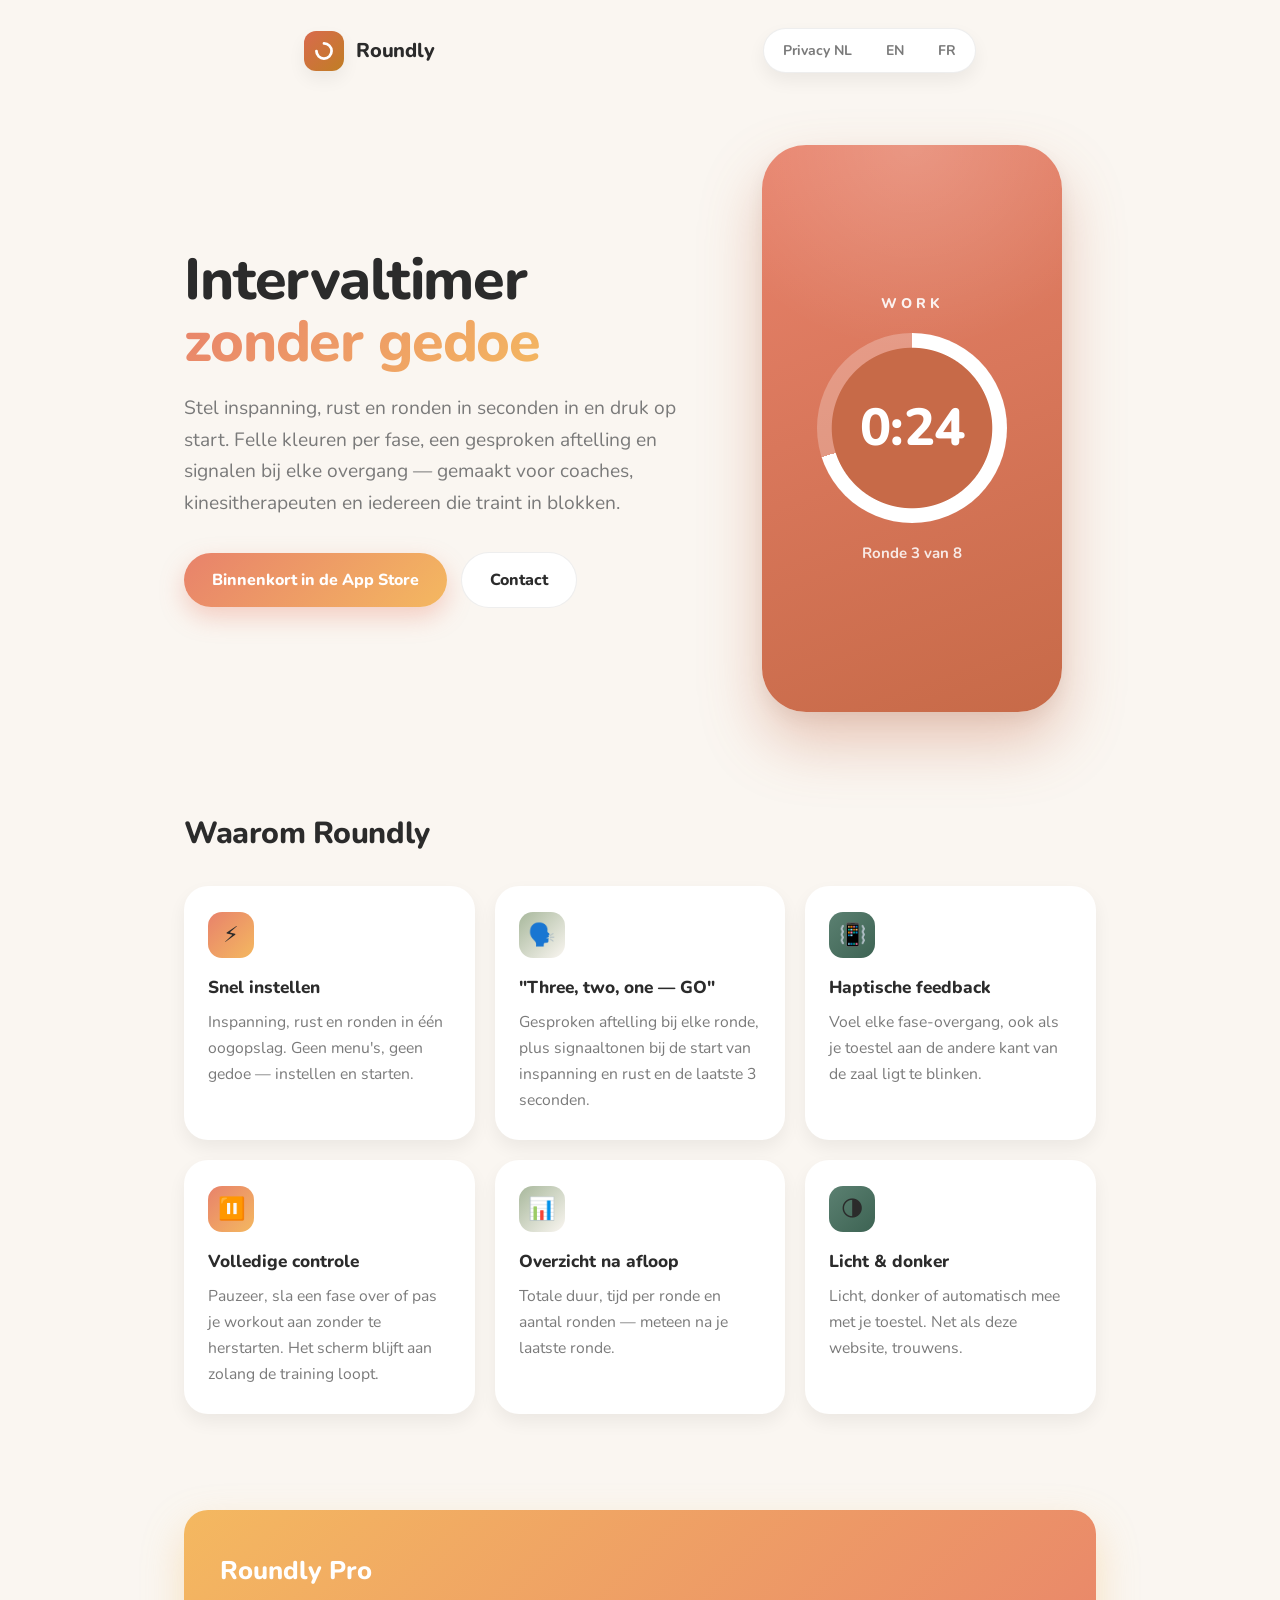
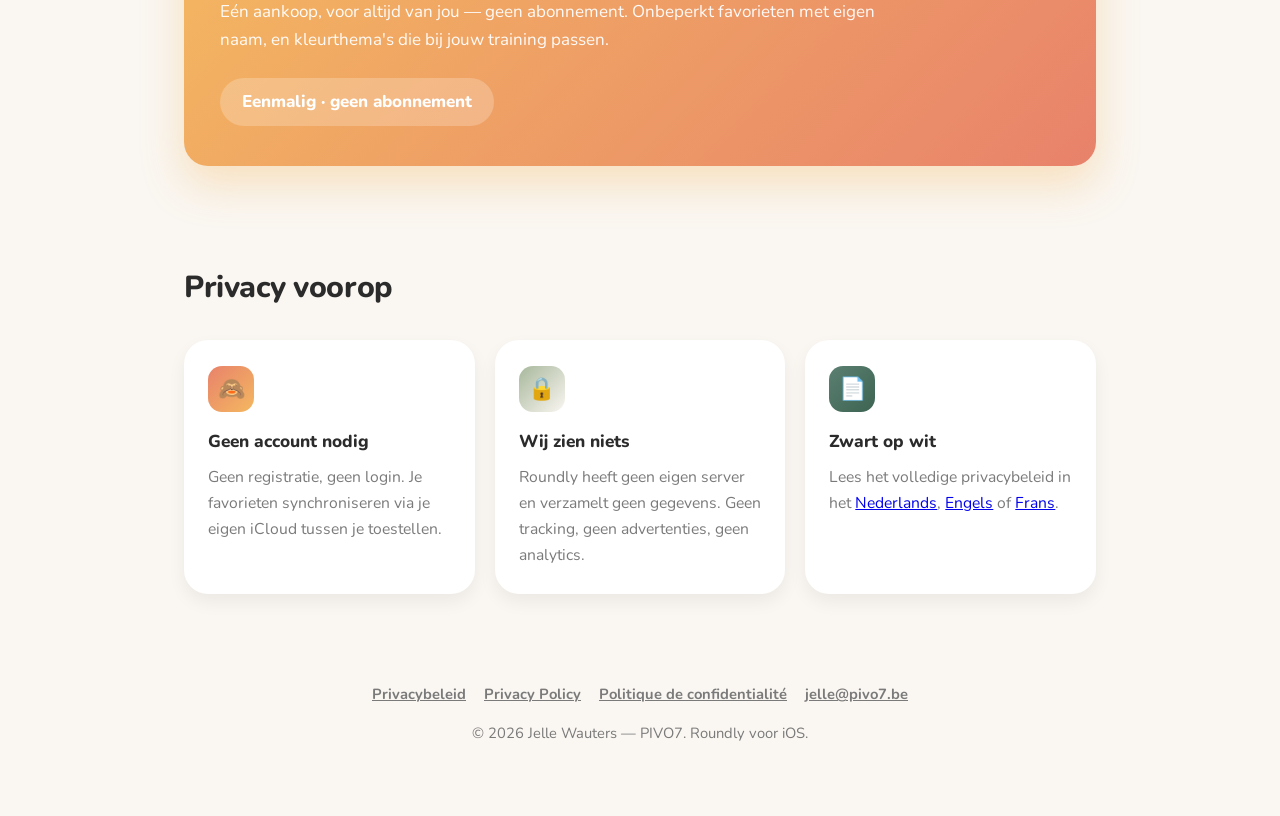
<file: docs/privacy-site/index.html>
<!DOCTYPE html>
<html lang="nl">
<head>
<meta charset="utf-8">
<meta name="viewport" content="width=device-width, initial-scale=1">
<title>Roundly — Intervaltimer voor coaches en kinés</title>
<meta name="description" content="Roundly is een intervaltimer zonder gedoe: inspanning, rust en ronden in seconden ingesteld. Gesproken aftelling, signaaltonen en haptische feedback. Geen tracking, geen advertenties.">
<link rel="icon" href="data:image/svg+xml,%3Csvg xmlns='http://www.w3.org/2000/svg' viewBox='0 0 64 64'%3E%3Cdefs%3E%3ClinearGradient id='g' x1='0' y1='0' x2='1' y2='1'%3E%3Cstop offset='0' stop-color='%23D96A4E'/%3E%3Cstop offset='1' stop-color='%23C07E24'/%3E%3C/linearGradient%3E%3C/defs%3E%3Crect width='64' height='64' rx='16' fill='url(%23g)'/%3E%3Ccircle cx='32' cy='32' r='16' fill='none' stroke='white' stroke-width='5' stroke-linecap='round' stroke-dasharray='75 26' transform='rotate(-90 32 32)'/%3E%3C/svg%3E">
<link rel="preconnect" href="https://fonts.bunny.net" crossorigin>
<link rel="stylesheet" href="https://fonts.bunny.net/css?family=nunito:400,700,800&display=swap">
<link rel="stylesheet" href="styles.css">
</head>
<body>

<header class="site-header">
  <a class="brand" href="index.html">
    <span class="brand-mark" aria-hidden="true">
      <svg width="22" height="22" viewBox="0 0 64 64"><circle cx="32" cy="32" r="22" fill="none" stroke="white" stroke-width="8" stroke-linecap="round" stroke-dasharray="103 36" transform="rotate(-90 32 32)"/></svg>
    </span>
    Roundly
  </a>
  <nav class="lang-switch" aria-label="Privacybeleid per taal">
    <a href="privacy-roundly-nl.html">Privacy NL</a>
    <a href="privacy-roundly-en.html">EN</a>
    <a href="privacy-roundly-fr.html">FR</a>
  </nav>
</header>

<main>
  <section class="hero">
    <div>
      <h1>Intervaltimer <span class="accent">zonder gedoe</span></h1>
      <p class="lede">Stel inspanning, rust en ronden in seconden in en druk op start. Felle kleuren per fase, een gesproken aftelling en signalen bij elke overgang — gemaakt voor coaches, kinesitherapeuten en iedereen die traint in blokken.</p>
      <div class="cta-row">
        <!-- TODO: App Store-link invullen na release -->
        <a class="btn btn-primary" href="#">Binnenkort in de App&nbsp;Store</a>
        <a class="btn btn-ghost" href="mailto:jelle@pivo7.be">Contact</a>
      </div>
    </div>
    <div class="phone" role="img" aria-label="Het actieve workout-scherm van Roundly: fase WORK, 24 seconden te gaan, ronde 3 van 8">
      <span class="phase">Work</span>
      <span class="ring"><span class="time">0:24</span></span>
      <span class="round">Ronde 3 van 8</span>
    </div>
  </section>

  <section class="section" id="features">
    <h2>Waarom Roundly</h2>
    <div class="cards">
      <div class="card">
        <div class="icon" aria-hidden="true">⚡️</div>
        <h3>Snel instellen</h3>
        <p>Inspanning, rust en ronden in één oogopslag. Geen menu's, geen gedoe — instellen en starten.</p>
      </div>
      <div class="card">
        <div class="icon" aria-hidden="true">🗣️</div>
        <h3>"Three, two, one — GO"</h3>
        <p>Gesproken aftelling bij elke ronde, plus signaaltonen bij de start van inspanning en rust en de laatste 3 seconden.</p>
      </div>
      <div class="card">
        <div class="icon" aria-hidden="true">📳</div>
        <h3>Haptische feedback</h3>
        <p>Voel elke fase-overgang, ook als je toestel aan de andere kant van de zaal ligt te blinken.</p>
      </div>
      <div class="card">
        <div class="icon" aria-hidden="true">⏸️</div>
        <h3>Volledige controle</h3>
        <p>Pauzeer, sla een fase over of pas je workout aan zonder te herstarten. Het scherm blijft aan zolang de training loopt.</p>
      </div>
      <div class="card">
        <div class="icon" aria-hidden="true">📊</div>
        <h3>Overzicht na afloop</h3>
        <p>Totale duur, tijd per ronde en aantal ronden — meteen na je laatste ronde.</p>
      </div>
      <div class="card">
        <div class="icon" aria-hidden="true">🌗</div>
        <h3>Licht &amp; donker</h3>
        <p>Licht, donker of automatisch mee met je toestel. Net als deze website, trouwens.</p>
      </div>
    </div>
  </section>

  <section class="section">
    <div class="pro-banner">
      <div>
        <h2>Roundly Pro</h2>
        <p>Eén aankoop, voor altijd van jou — geen abonnement. Onbeperkt favorieten met eigen naam, en kleurthema's die bij jouw training passen.</p>
      </div>
      <span class="badge">Eenmalig · geen abonnement</span>
    </div>
  </section>

  <section class="section" id="privacy">
    <h2>Privacy voorop</h2>
    <div class="cards">
      <div class="card">
        <div class="icon" aria-hidden="true">🙈</div>
        <h3>Geen account nodig</h3>
        <p>Geen registratie, geen login. Je favorieten synchroniseren via je eigen iCloud tussen je toestellen.</p>
      </div>
      <div class="card">
        <div class="icon" aria-hidden="true">🔒</div>
        <h3>Wij zien niets</h3>
        <p>Roundly heeft geen eigen server en verzamelt geen gegevens. Geen tracking, geen advertenties, geen analytics.</p>
      </div>
      <div class="card">
        <div class="icon" aria-hidden="true">📄</div>
        <h3>Zwart op wit</h3>
        <p>Lees het volledige privacybeleid in het <a href="privacy-roundly-nl.html">Nederlands</a>, <a href="privacy-roundly-en.html">Engels</a> of <a href="privacy-roundly-fr.html">Frans</a>.</p>
      </div>
    </div>
  </section>
</main>

<footer class="site-footer">
  <div class="links">
    <a href="privacy-roundly-nl.html">Privacybeleid</a>
    <a href="privacy-roundly-en.html">Privacy Policy</a>
    <a href="privacy-roundly-fr.html">Politique de confidentialité</a>
    <a href="mailto:jelle@pivo7.be">jelle@pivo7.be</a>
  </div>
  <p>© 2026 Jelle Wauters — PIVO7. Roundly voor iOS.</p>
</footer>

</body>
</html>
</file>
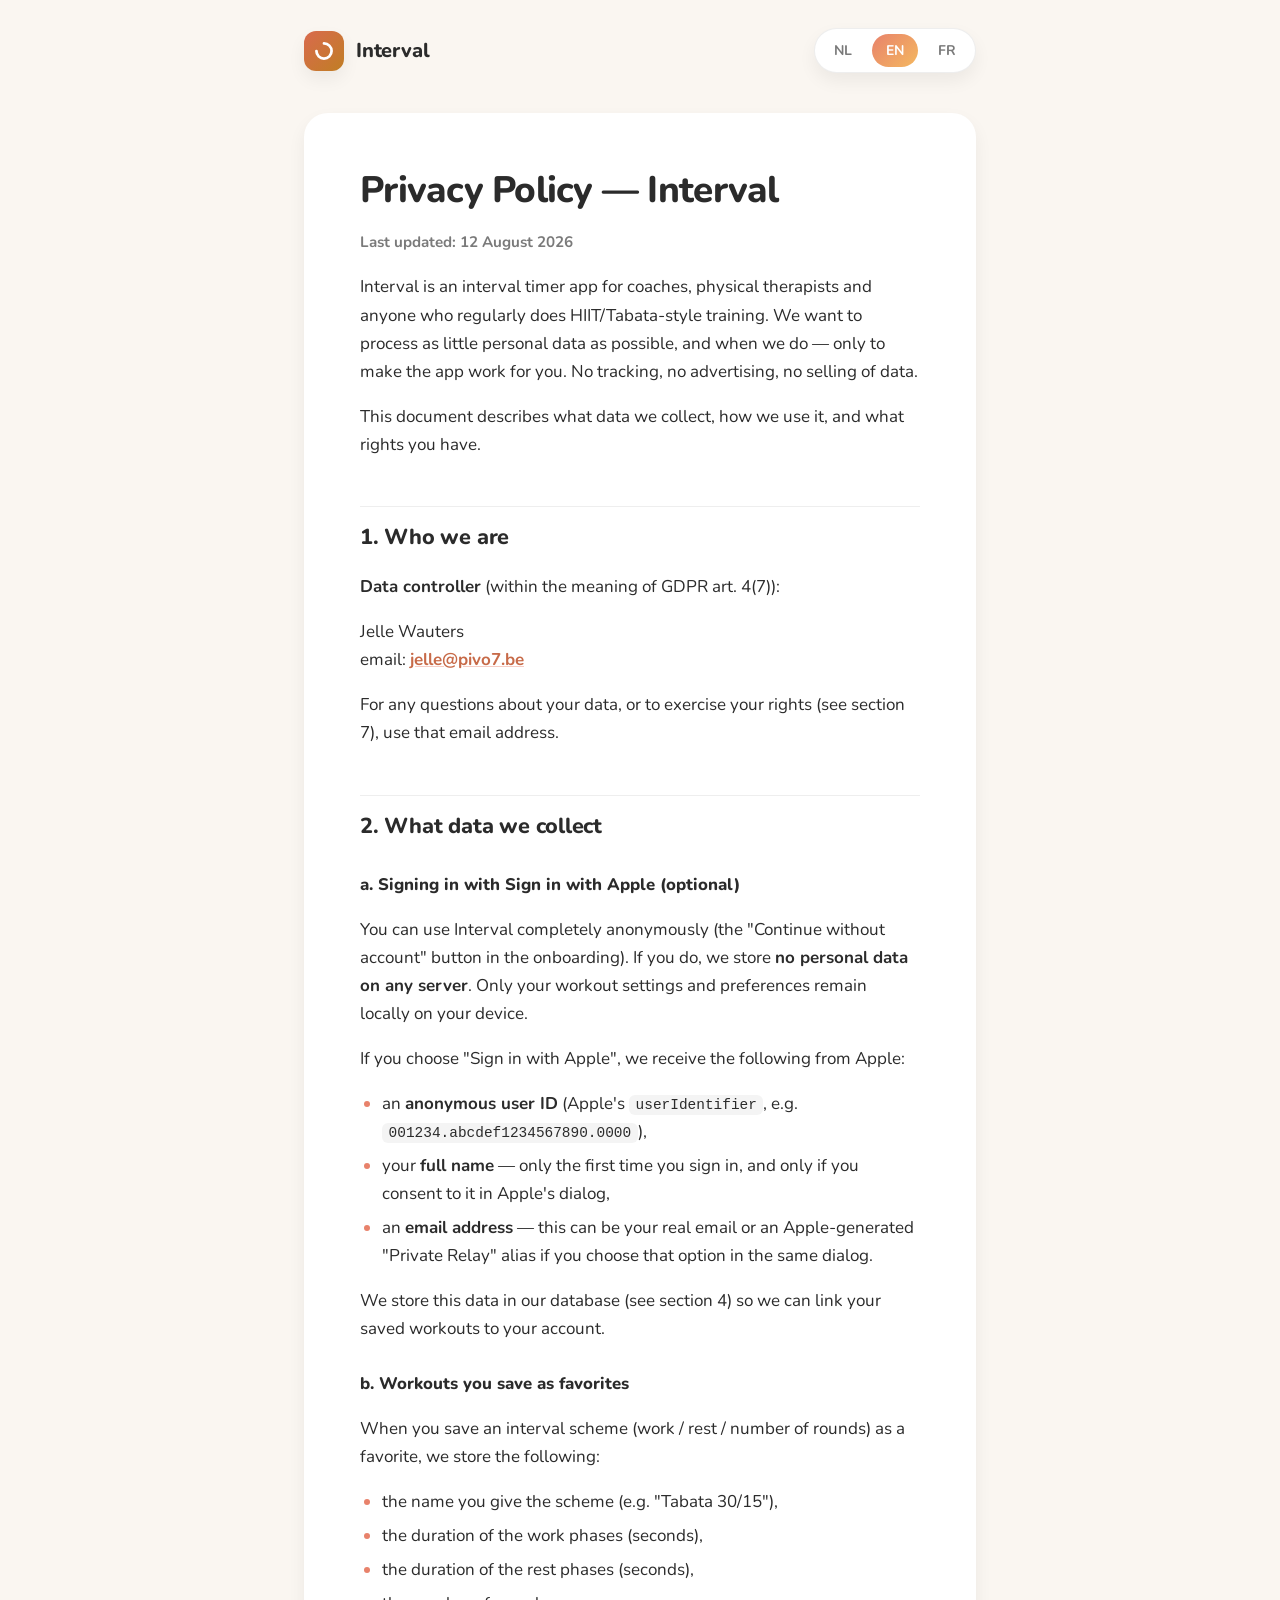
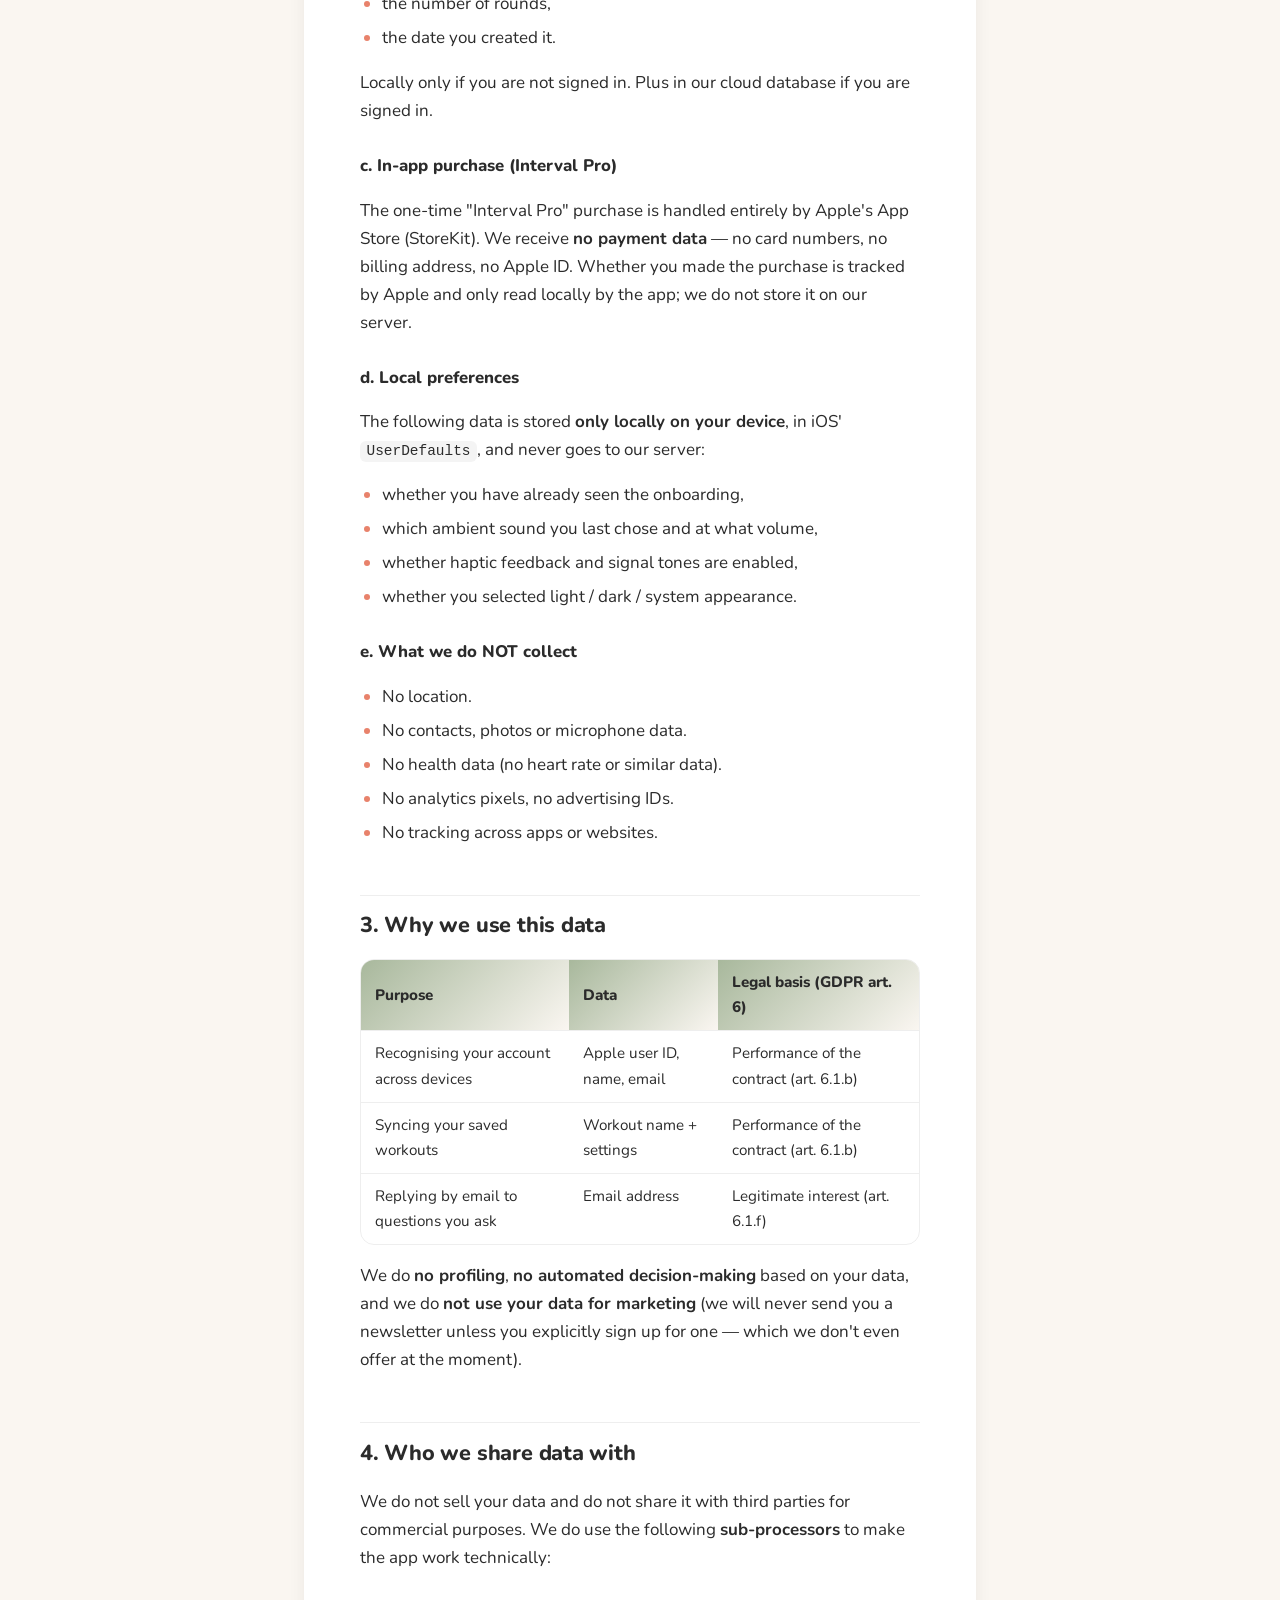
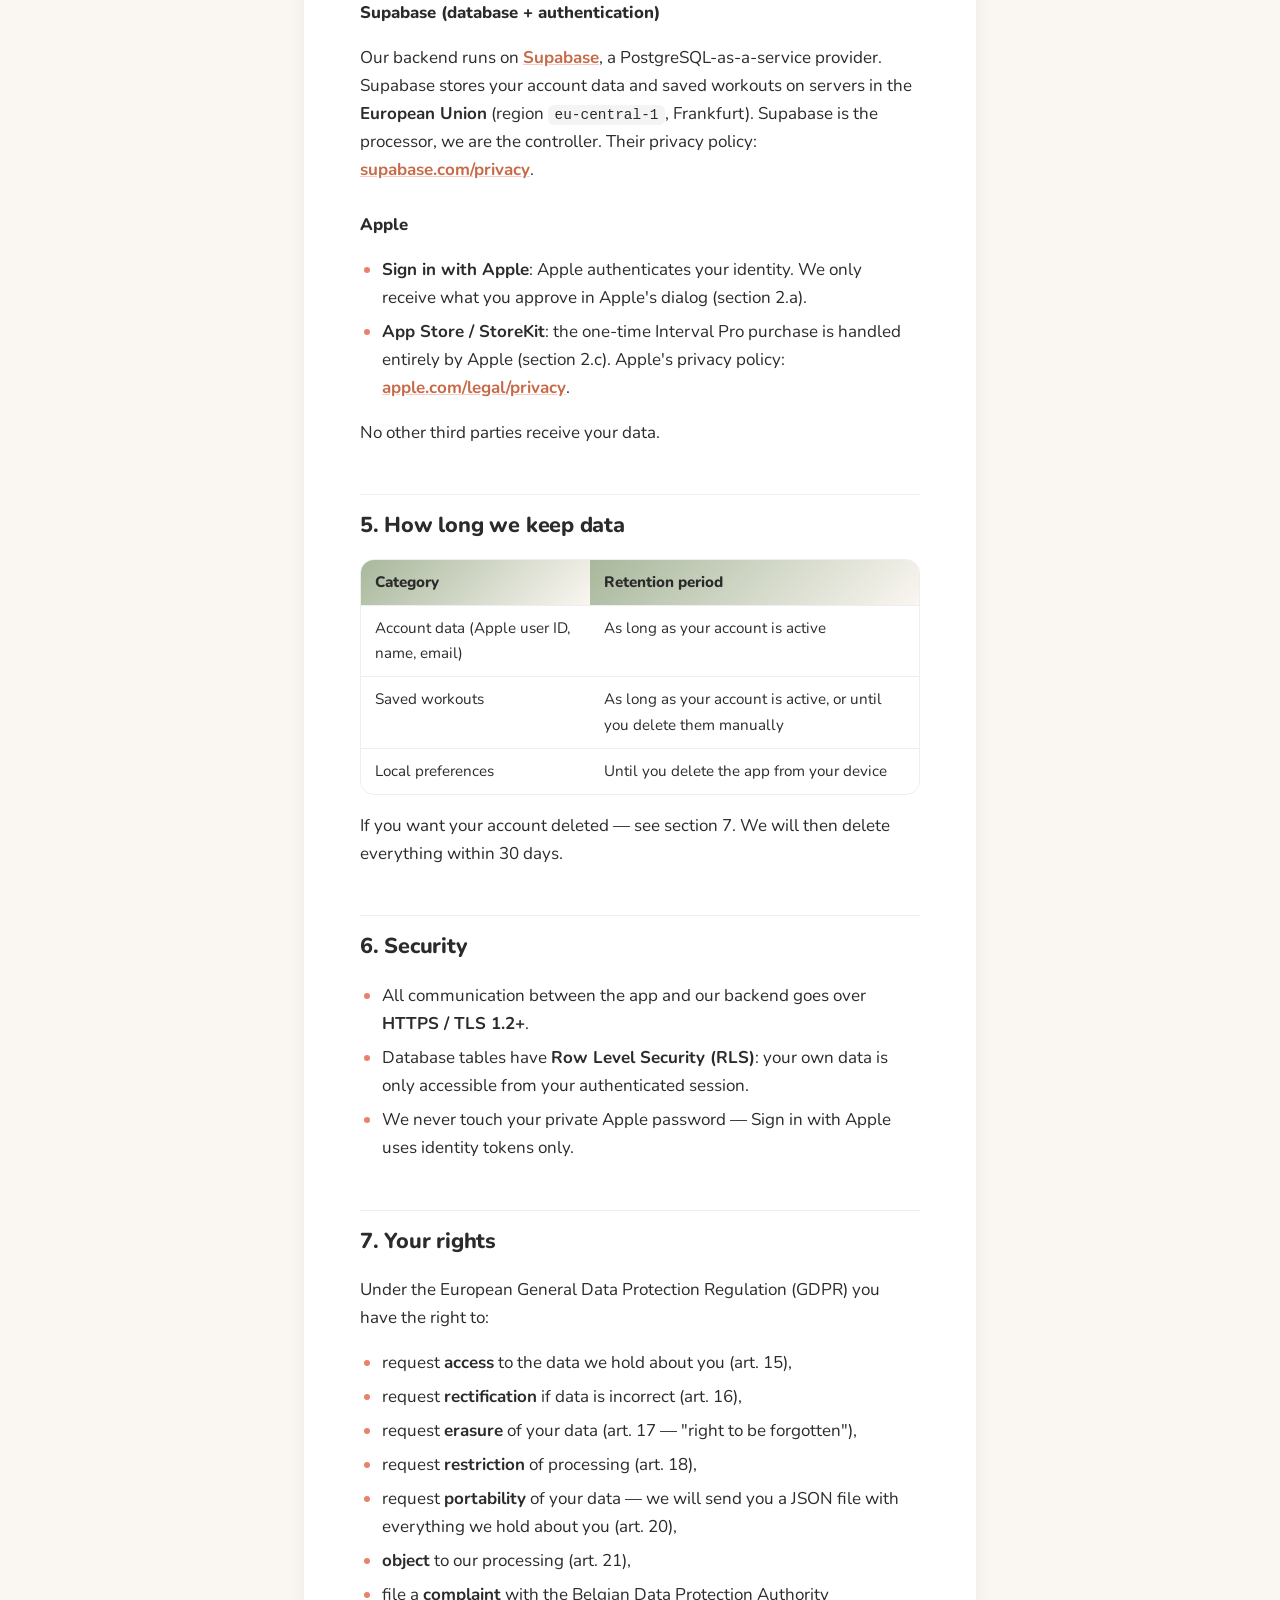
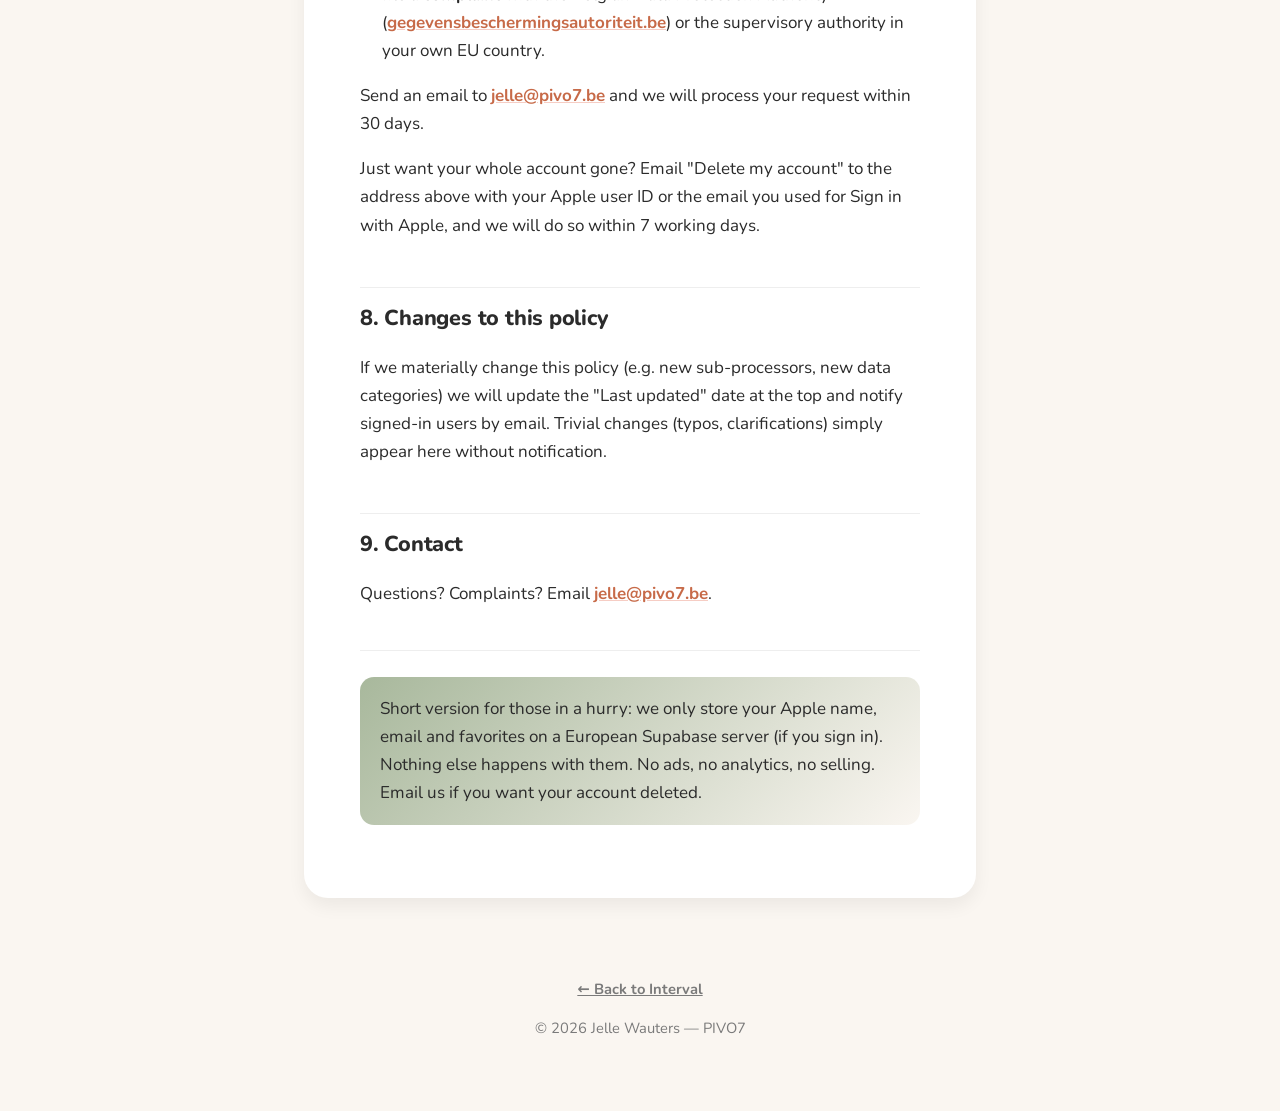
<file: docs/privacy-site/privacy-interval-en.html>
<!DOCTYPE html>
<html lang="en">
<head>
<meta charset="utf-8">
<meta name="viewport" content="width=device-width, initial-scale=1">
<title>Privacy Policy — Interval</title>
<meta name="robots" content="noindex">
<link rel="icon" href="data:image/svg+xml,%3Csvg xmlns='http://www.w3.org/2000/svg' viewBox='0 0 64 64'%3E%3Cdefs%3E%3ClinearGradient id='g' x1='0' y1='0' x2='1' y2='1'%3E%3Cstop offset='0' stop-color='%23D96A4E'/%3E%3Cstop offset='1' stop-color='%23C07E24'/%3E%3C/linearGradient%3E%3C/defs%3E%3Crect width='64' height='64' rx='16' fill='url(%23g)'/%3E%3Ccircle cx='32' cy='32' r='16' fill='none' stroke='white' stroke-width='5' stroke-linecap='round' stroke-dasharray='75 26' transform='rotate(-90 32 32)'/%3E%3C/svg%3E">
<link rel="preconnect" href="https://fonts.bunny.net" crossorigin>
<link rel="stylesheet" href="https://fonts.bunny.net/css?family=nunito:400,700,800&display=swap">
<link rel="stylesheet" href="styles.css">
</head>
<body>

<header class="site-header">
  <a class="brand" href="index.html">
    <span class="brand-mark" aria-hidden="true">
      <svg width="22" height="22" viewBox="0 0 64 64"><circle cx="32" cy="32" r="22" fill="none" stroke="white" stroke-width="8" stroke-linecap="round" stroke-dasharray="103 36" transform="rotate(-90 32 32)"/></svg>
    </span>
    Interval
  </a>
  <nav class="lang-switch" aria-label="Taal / Language">
    <a href="privacy-interval-nl.html">NL</a>
    <a href="privacy-interval-en.html" aria-current="page">EN</a>
    <a href="privacy-interval-fr.html">FR</a>
  </nav>
</header>

<main class="article">
<div class="article-card">
<h1>Privacy Policy — Interval</h1>
<p><em>Last updated: 12 August 2026</em></p>

<p>Interval is an interval timer app for coaches, physical therapists and anyone who regularly does HIIT/Tabata-style training. We want to process as little personal data as possible, and when we do — only to make the app work for you. No tracking, no advertising, no selling of data.</p>

<p>This document describes what data we collect, how we use it, and what rights you have.</p>

<h2>1. Who we are</h2>
<p><strong>Data controller</strong> (within the meaning of GDPR art. 4(7)):</p>
<p>Jelle Wauters<br>email: <a href="mailto:jelle@pivo7.be">jelle@pivo7.be</a></p>
<p>For any questions about your data, or to exercise your rights (see section 7), use that email address.</p>

<h2>2. What data we collect</h2>

<h3>a. Signing in with Sign in with Apple (optional)</h3>
<p>You can use Interval completely anonymously (the "Continue without account" button in the onboarding). If you do, we store <strong>no personal data on any server</strong>. Only your workout settings and preferences remain locally on your device.</p>
<p>If you choose "Sign in with Apple", we receive the following from Apple:</p>
<ul>
  <li>an <strong>anonymous user ID</strong> (Apple's <code>userIdentifier</code>, e.g. <code>001234.abcdef1234567890.0000</code>),</li>
  <li>your <strong>full name</strong> — only the first time you sign in, and only if you consent to it in Apple's dialog,</li>
  <li>an <strong>email address</strong> — this can be your real email or an Apple-generated "Private Relay" alias if you choose that option in the same dialog.</li>
</ul>
<p>We store this data in our database (see section 4) so we can link your saved workouts to your account.</p>

<h3>b. Workouts you save as favorites</h3>
<p>When you save an interval scheme (work / rest / number of rounds) as a favorite, we store the following:</p>
<ul>
  <li>the name you give the scheme (e.g. "Tabata 30/15"),</li>
  <li>the duration of the work phases (seconds),</li>
  <li>the duration of the rest phases (seconds),</li>
  <li>the number of rounds,</li>
  <li>the date you created it.</li>
</ul>
<p>Locally only if you are not signed in. Plus in our cloud database if you are signed in.</p>

<h3>c. In-app purchase (Interval Pro)</h3>
<p>The one-time "Interval Pro" purchase is handled entirely by Apple's App Store (StoreKit). We receive <strong>no payment data</strong> — no card numbers, no billing address, no Apple ID. Whether you made the purchase is tracked by Apple and only read locally by the app; we do not store it on our server.</p>

<h3>d. Local preferences</h3>
<p>The following data is stored <strong>only locally on your device</strong>, in iOS' <code>UserDefaults</code>, and never goes to our server:</p>
<ul>
  <li>whether you have already seen the onboarding,</li>
  <li>which ambient sound you last chose and at what volume,</li>
  <li>whether haptic feedback and signal tones are enabled,</li>
  <li>whether you selected light / dark / system appearance.</li>
</ul>

<h3>e. What we do NOT collect</h3>
<ul>
  <li>No location.</li>
  <li>No contacts, photos or microphone data.</li>
  <li>No health data (no heart rate or similar data).</li>
  <li>No analytics pixels, no advertising IDs.</li>
  <li>No tracking across apps or websites.</li>
</ul>

<h2>3. Why we use this data</h2>
<table>
  <thead>
    <tr><th>Purpose</th><th>Data</th><th>Legal basis (GDPR art. 6)</th></tr>
  </thead>
  <tbody>
    <tr><td>Recognising your account across devices</td><td>Apple user ID, name, email</td><td>Performance of the contract (art. 6.1.b)</td></tr>
    <tr><td>Syncing your saved workouts</td><td>Workout name + settings</td><td>Performance of the contract (art. 6.1.b)</td></tr>
    <tr><td>Replying by email to questions you ask</td><td>Email address</td><td>Legitimate interest (art. 6.1.f)</td></tr>
  </tbody>
</table>
<p>We do <strong>no profiling</strong>, <strong>no automated decision-making</strong> based on your data, and we do <strong>not use your data for marketing</strong> (we will never send you a newsletter unless you explicitly sign up for one — which we don't even offer at the moment).</p>

<h2>4. Who we share data with</h2>
<p>We do not sell your data and do not share it with third parties for commercial purposes. We do use the following <strong>sub-processors</strong> to make the app work technically:</p>

<h3>Supabase (database + authentication)</h3>
<p>Our backend runs on <a href="https://supabase.com">Supabase</a>, a PostgreSQL-as-a-service provider. Supabase stores your account data and saved workouts on servers in the <strong>European Union</strong> (region <code>eu-central-1</code>, Frankfurt). Supabase is the processor, we are the controller. Their privacy policy: <a href="https://supabase.com/privacy">supabase.com/privacy</a>.</p>

<h3>Apple</h3>
<ul>
  <li><strong>Sign in with Apple</strong>: Apple authenticates your identity. We only receive what you approve in Apple's dialog (section 2.a).</li>
  <li><strong>App Store / StoreKit</strong>: the one-time Interval Pro purchase is handled entirely by Apple (section 2.c). Apple's privacy policy: <a href="https://www.apple.com/legal/privacy">apple.com/legal/privacy</a>.</li>
</ul>
<p>No other third parties receive your data.</p>

<h2>5. How long we keep data</h2>
<table>
  <thead>
    <tr><th>Category</th><th>Retention period</th></tr>
  </thead>
  <tbody>
    <tr><td>Account data (Apple user ID, name, email)</td><td>As long as your account is active</td></tr>
    <tr><td>Saved workouts</td><td>As long as your account is active, or until you delete them manually</td></tr>
    <tr><td>Local preferences</td><td>Until you delete the app from your device</td></tr>
  </tbody>
</table>
<p>If you want your account deleted — see section 7. We will then delete everything within 30 days.</p>

<h2>6. Security</h2>
<ul>
  <li>All communication between the app and our backend goes over <strong>HTTPS / TLS 1.2+</strong>.</li>
  <li>Database tables have <strong>Row Level Security (RLS)</strong>: your own data is only accessible from your authenticated session.</li>
  <li>We never touch your private Apple password — Sign in with Apple uses identity tokens only.</li>
</ul>

<h2>7. Your rights</h2>
<p>Under the European General Data Protection Regulation (GDPR) you have the right to:</p>
<ul>
  <li>request <strong>access</strong> to the data we hold about you (art. 15),</li>
  <li>request <strong>rectification</strong> if data is incorrect (art. 16),</li>
  <li>request <strong>erasure</strong> of your data (art. 17 — "right to be forgotten"),</li>
  <li>request <strong>restriction</strong> of processing (art. 18),</li>
  <li>request <strong>portability</strong> of your data — we will send you a JSON file with everything we hold about you (art. 20),</li>
  <li><strong>object</strong> to our processing (art. 21),</li>
  <li>file a <strong>complaint</strong> with the Belgian Data Protection Authority (<a href="https://www.gegevensbeschermingsautoriteit.be">gegevensbeschermingsautoriteit.be</a>) or the supervisory authority in your own EU country.</li>
</ul>
<p>Send an email to <a href="mailto:jelle@pivo7.be">jelle@pivo7.be</a> and we will process your request within 30 days.</p>
<p>Just want your whole account gone? Email "Delete my account" to the address above with your Apple user ID or the email you used for Sign in with Apple, and we will do so within 7 working days.</p>

<h2>8. Changes to this policy</h2>
<p>If we materially change this policy (e.g. new sub-processors, new data categories) we will update the "Last updated" date at the top and notify signed-in users by email. Trivial changes (typos, clarifications) simply appear here without notification.</p>

<h2>9. Contact</h2>
<p>Questions? Complaints? Email <a href="mailto:jelle@pivo7.be">jelle@pivo7.be</a>.</p>

<hr>
<p><em>Short version for those in a hurry: we only store your Apple name, email and favorites on a European Supabase server (if you sign in). Nothing else happens with them. No ads, no analytics, no selling. Email us if you want your account deleted.</em></p>
</div>
</main>

<footer class="site-footer">
  <p><a href="index.html">← Back to Interval</a></p>
  <p>© 2026 Jelle Wauters — PIVO7</p>
</footer>

</body>
</html>
</file>
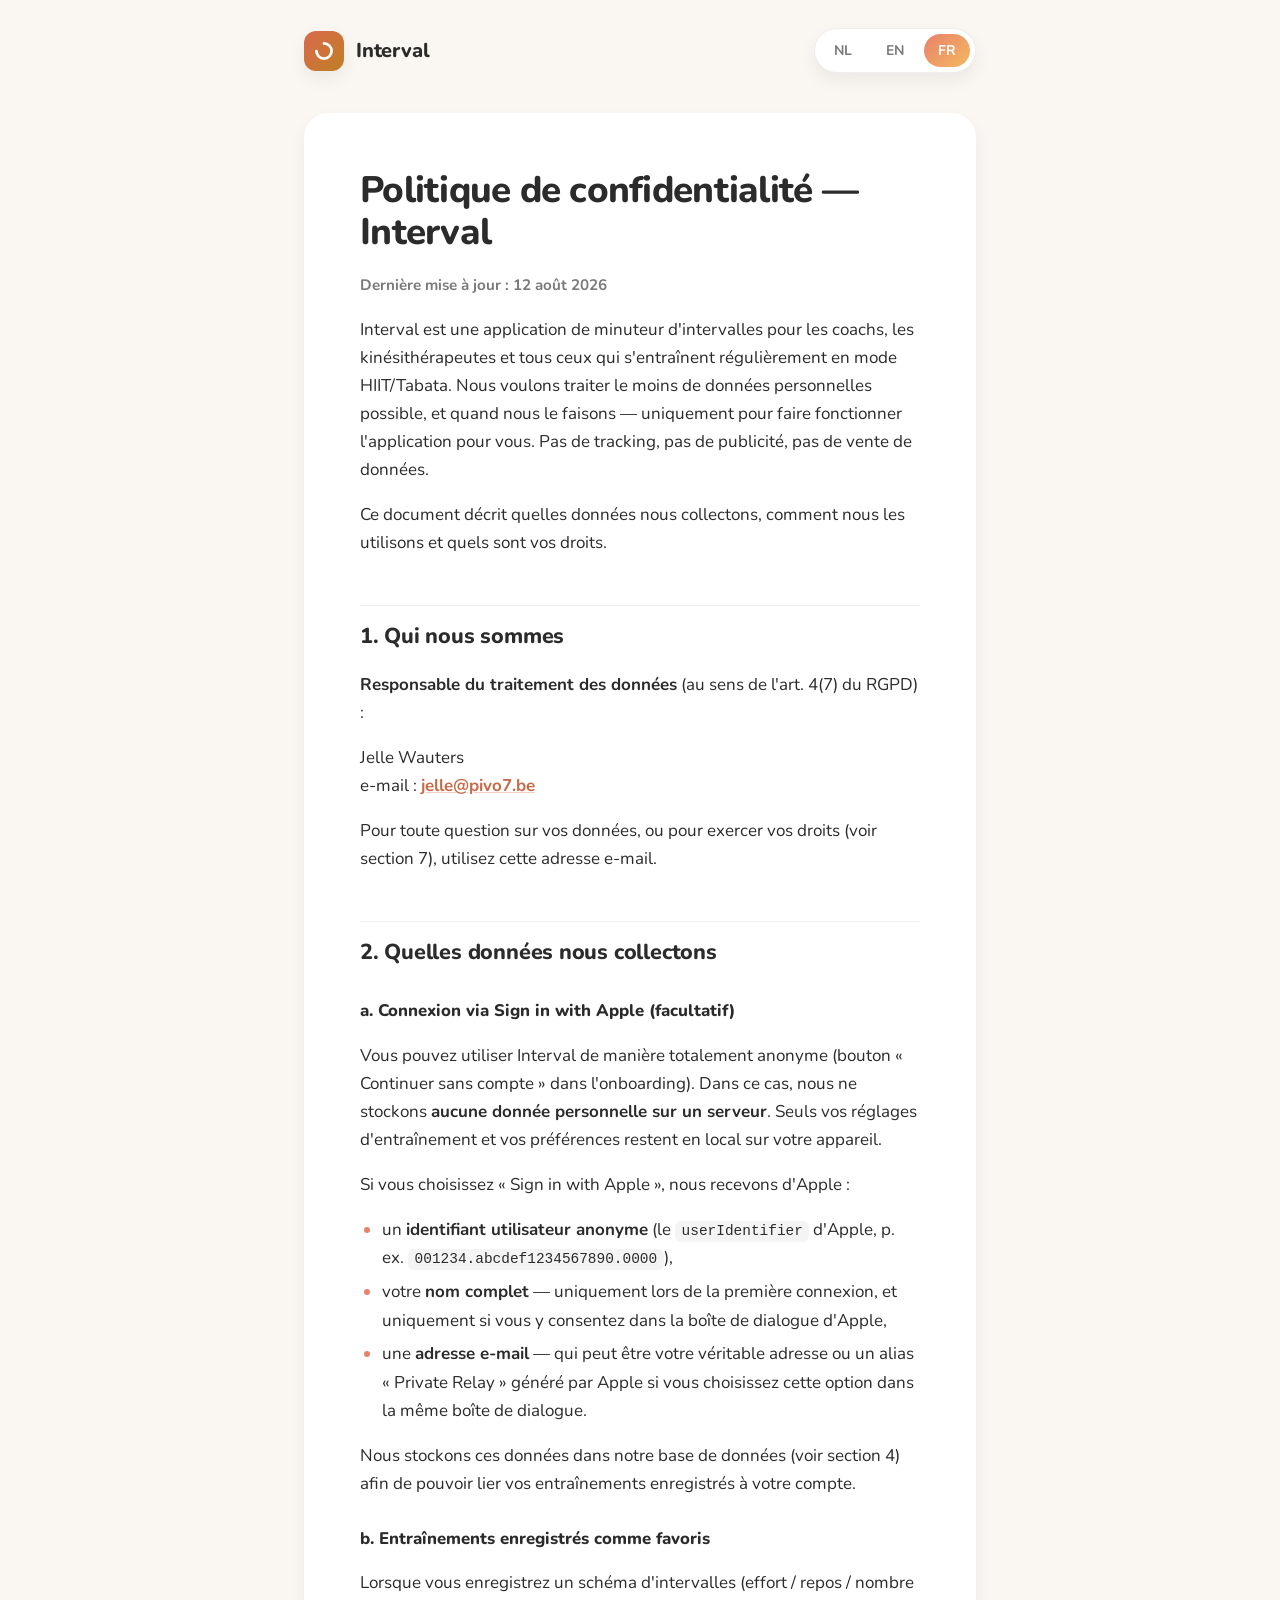
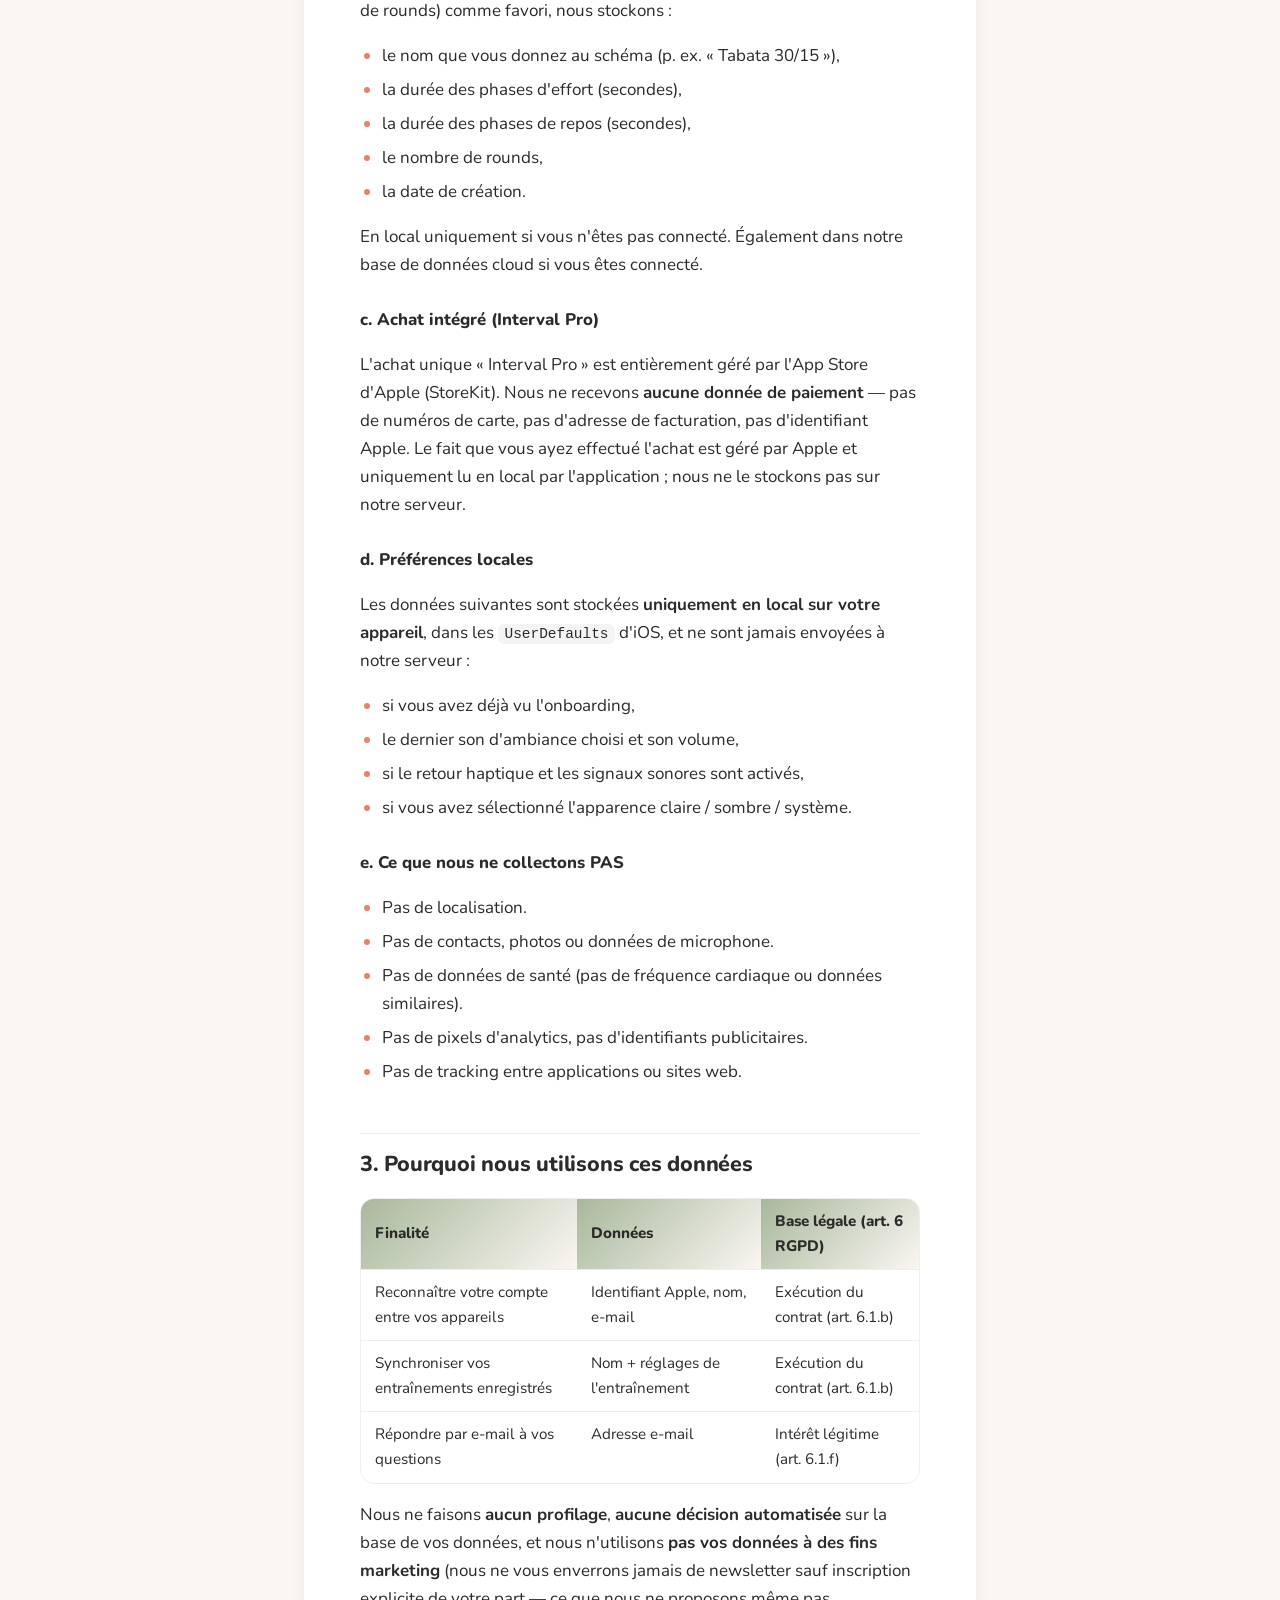
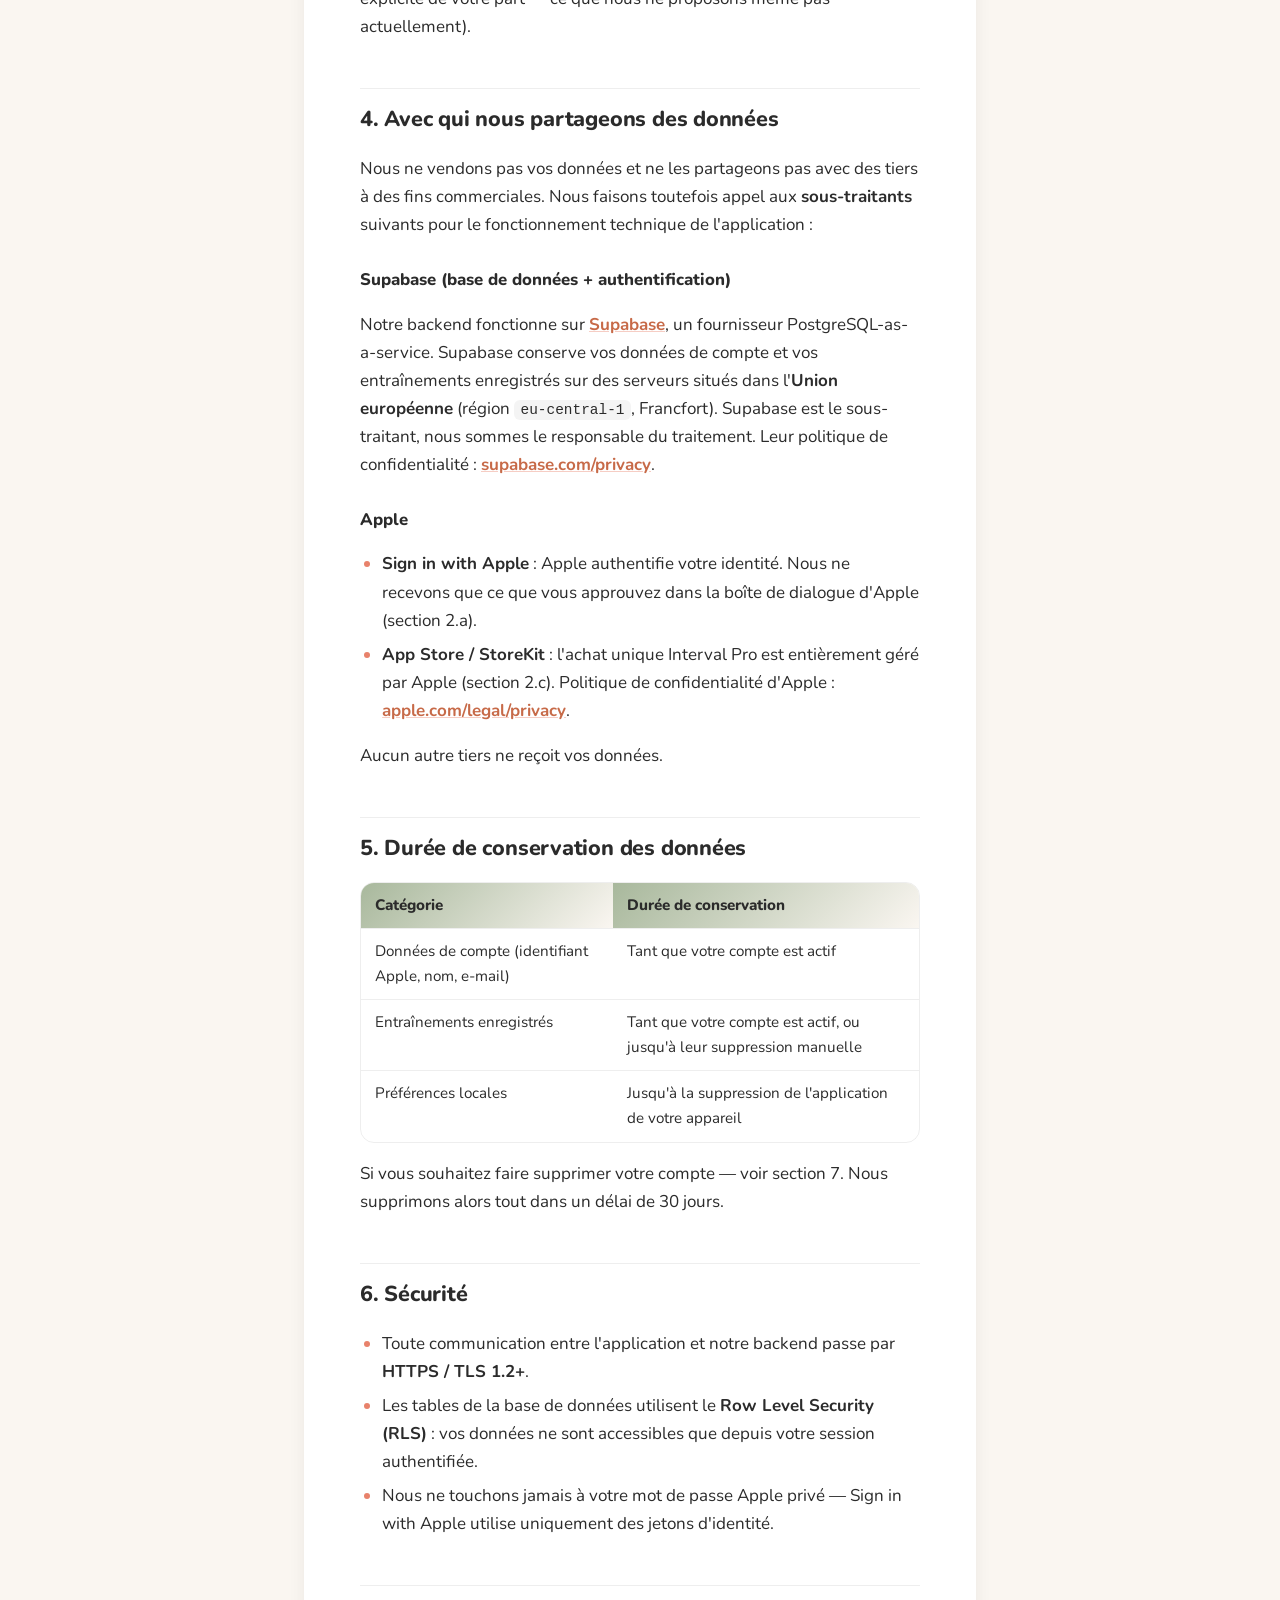
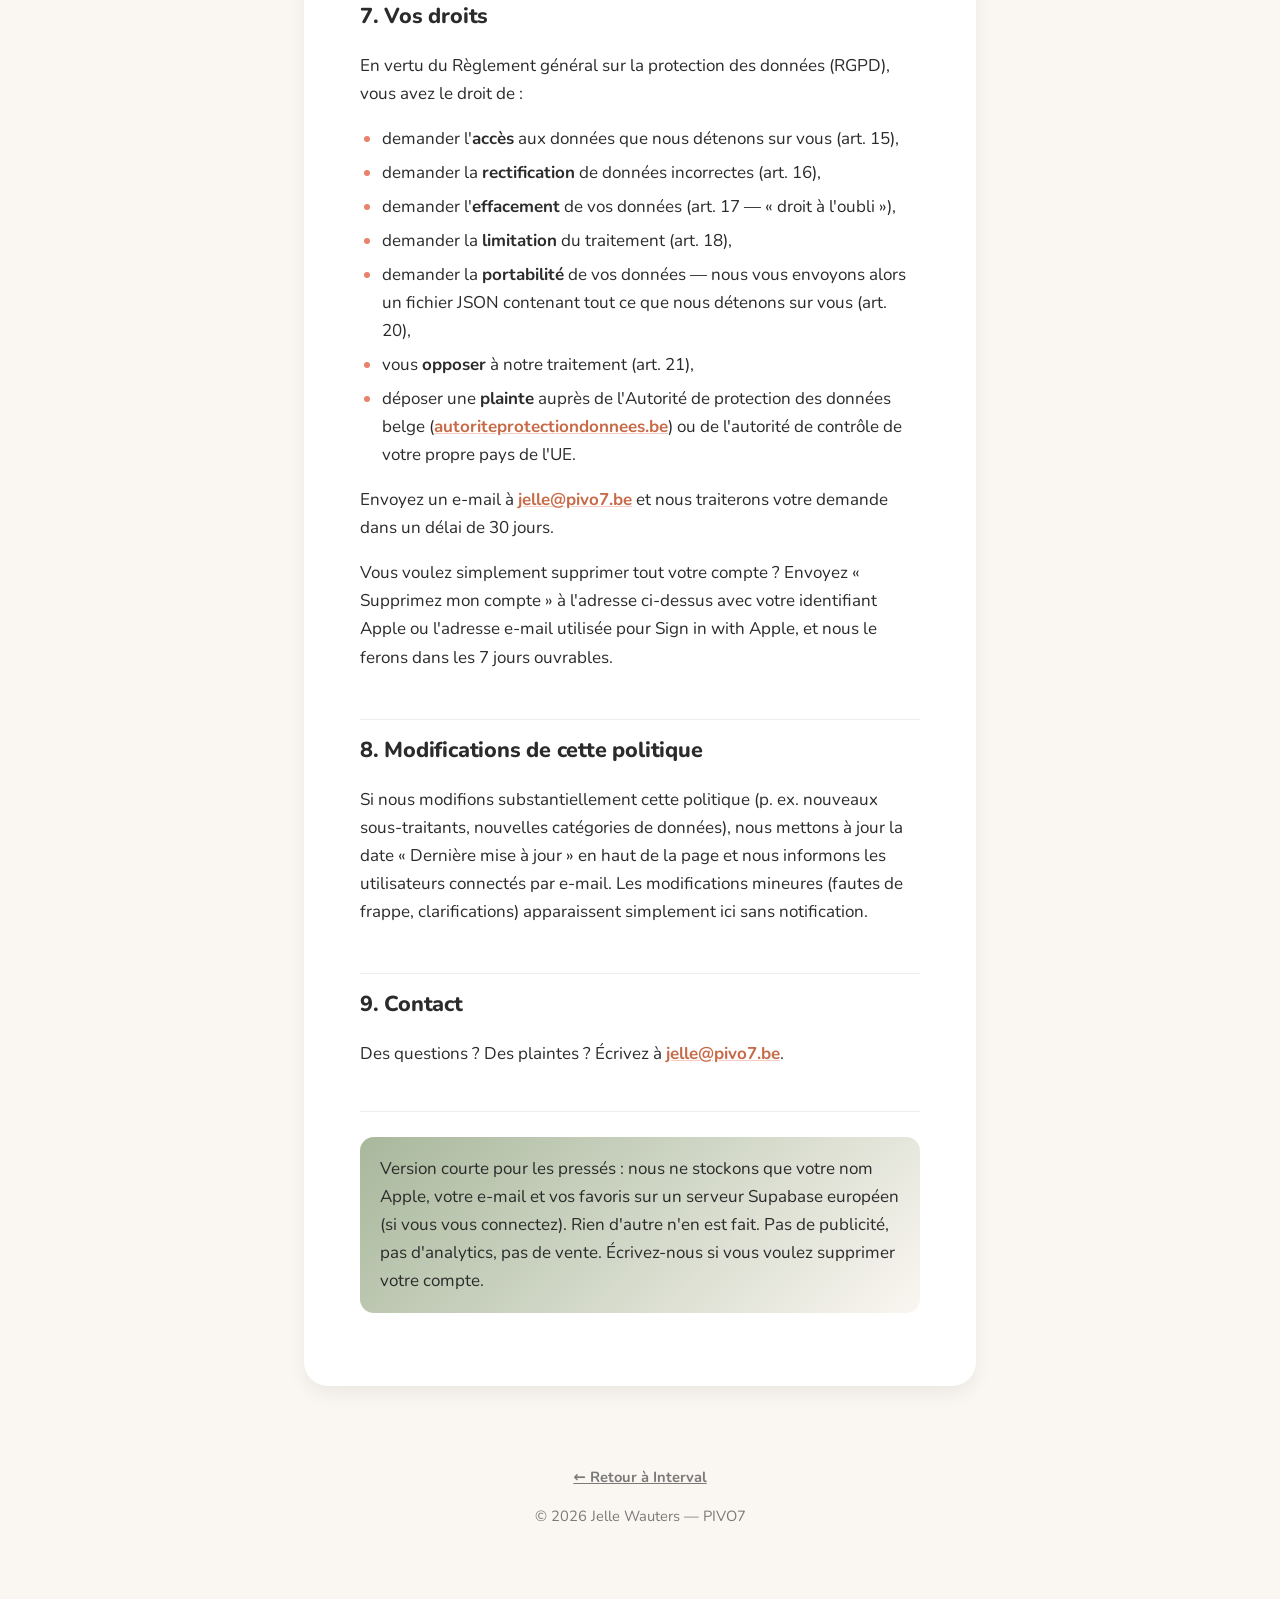
<file: docs/privacy-site/privacy-interval-fr.html>
<!DOCTYPE html>
<html lang="fr">
<head>
<meta charset="utf-8">
<meta name="viewport" content="width=device-width, initial-scale=1">
<title>Politique de confidentialité — Interval</title>
<meta name="robots" content="noindex">
<link rel="icon" href="data:image/svg+xml,%3Csvg xmlns='http://www.w3.org/2000/svg' viewBox='0 0 64 64'%3E%3Cdefs%3E%3ClinearGradient id='g' x1='0' y1='0' x2='1' y2='1'%3E%3Cstop offset='0' stop-color='%23D96A4E'/%3E%3Cstop offset='1' stop-color='%23C07E24'/%3E%3C/linearGradient%3E%3C/defs%3E%3Crect width='64' height='64' rx='16' fill='url(%23g)'/%3E%3Ccircle cx='32' cy='32' r='16' fill='none' stroke='white' stroke-width='5' stroke-linecap='round' stroke-dasharray='75 26' transform='rotate(-90 32 32)'/%3E%3C/svg%3E">
<link rel="preconnect" href="https://fonts.bunny.net" crossorigin>
<link rel="stylesheet" href="https://fonts.bunny.net/css?family=nunito:400,700,800&display=swap">
<link rel="stylesheet" href="styles.css">
</head>
<body>

<header class="site-header">
  <a class="brand" href="index.html">
    <span class="brand-mark" aria-hidden="true">
      <svg width="22" height="22" viewBox="0 0 64 64"><circle cx="32" cy="32" r="22" fill="none" stroke="white" stroke-width="8" stroke-linecap="round" stroke-dasharray="103 36" transform="rotate(-90 32 32)"/></svg>
    </span>
    Interval
  </a>
  <nav class="lang-switch" aria-label="Taal / Language">
    <a href="privacy-interval-nl.html">NL</a>
    <a href="privacy-interval-en.html">EN</a>
    <a href="privacy-interval-fr.html" aria-current="page">FR</a>
  </nav>
</header>

<main class="article">
<div class="article-card">
<h1>Politique de confidentialité — Interval</h1>
<p><em>Dernière mise à jour : 12 août 2026</em></p>

<p>Interval est une application de minuteur d'intervalles pour les coachs, les kinésithérapeutes et tous ceux qui s'entraînent régulièrement en mode HIIT/Tabata. Nous voulons traiter le moins de données personnelles possible, et quand nous le faisons — uniquement pour faire fonctionner l'application pour vous. Pas de tracking, pas de publicité, pas de vente de données.</p>

<p>Ce document décrit quelles données nous collectons, comment nous les utilisons et quels sont vos droits.</p>

<h2>1. Qui nous sommes</h2>
<p><strong>Responsable du traitement des données</strong> (au sens de l'art. 4(7) du RGPD) :</p>
<p>Jelle Wauters<br>e-mail : <a href="mailto:jelle@pivo7.be">jelle@pivo7.be</a></p>
<p>Pour toute question sur vos données, ou pour exercer vos droits (voir section 7), utilisez cette adresse e-mail.</p>

<h2>2. Quelles données nous collectons</h2>

<h3>a. Connexion via Sign in with Apple (facultatif)</h3>
<p>Vous pouvez utiliser Interval de manière totalement anonyme (bouton « Continuer sans compte » dans l'onboarding). Dans ce cas, nous ne stockons <strong>aucune donnée personnelle sur un serveur</strong>. Seuls vos réglages d'entraînement et vos préférences restent en local sur votre appareil.</p>
<p>Si vous choisissez « Sign in with Apple », nous recevons d'Apple :</p>
<ul>
  <li>un <strong>identifiant utilisateur anonyme</strong> (le <code>userIdentifier</code> d'Apple, p. ex. <code>001234.abcdef1234567890.0000</code>),</li>
  <li>votre <strong>nom complet</strong> — uniquement lors de la première connexion, et uniquement si vous y consentez dans la boîte de dialogue d'Apple,</li>
  <li>une <strong>adresse e-mail</strong> — qui peut être votre véritable adresse ou un alias « Private Relay » généré par Apple si vous choisissez cette option dans la même boîte de dialogue.</li>
</ul>
<p>Nous stockons ces données dans notre base de données (voir section 4) afin de pouvoir lier vos entraînements enregistrés à votre compte.</p>

<h3>b. Entraînements enregistrés comme favoris</h3>
<p>Lorsque vous enregistrez un schéma d'intervalles (effort / repos / nombre de rounds) comme favori, nous stockons :</p>
<ul>
  <li>le nom que vous donnez au schéma (p. ex. « Tabata 30/15 »),</li>
  <li>la durée des phases d'effort (secondes),</li>
  <li>la durée des phases de repos (secondes),</li>
  <li>le nombre de rounds,</li>
  <li>la date de création.</li>
</ul>
<p>En local uniquement si vous n'êtes pas connecté. Également dans notre base de données cloud si vous êtes connecté.</p>

<h3>c. Achat intégré (Interval Pro)</h3>
<p>L'achat unique « Interval Pro » est entièrement géré par l'App Store d'Apple (StoreKit). Nous ne recevons <strong>aucune donnée de paiement</strong> — pas de numéros de carte, pas d'adresse de facturation, pas d'identifiant Apple. Le fait que vous ayez effectué l'achat est géré par Apple et uniquement lu en local par l'application ; nous ne le stockons pas sur notre serveur.</p>

<h3>d. Préférences locales</h3>
<p>Les données suivantes sont stockées <strong>uniquement en local sur votre appareil</strong>, dans les <code>UserDefaults</code> d'iOS, et ne sont jamais envoyées à notre serveur :</p>
<ul>
  <li>si vous avez déjà vu l'onboarding,</li>
  <li>le dernier son d'ambiance choisi et son volume,</li>
  <li>si le retour haptique et les signaux sonores sont activés,</li>
  <li>si vous avez sélectionné l'apparence claire / sombre / système.</li>
</ul>

<h3>e. Ce que nous ne collectons PAS</h3>
<ul>
  <li>Pas de localisation.</li>
  <li>Pas de contacts, photos ou données de microphone.</li>
  <li>Pas de données de santé (pas de fréquence cardiaque ou données similaires).</li>
  <li>Pas de pixels d'analytics, pas d'identifiants publicitaires.</li>
  <li>Pas de tracking entre applications ou sites web.</li>
</ul>

<h2>3. Pourquoi nous utilisons ces données</h2>
<table>
  <thead>
    <tr><th>Finalité</th><th>Données</th><th>Base légale (art. 6 RGPD)</th></tr>
  </thead>
  <tbody>
    <tr><td>Reconnaître votre compte entre vos appareils</td><td>Identifiant Apple, nom, e-mail</td><td>Exécution du contrat (art. 6.1.b)</td></tr>
    <tr><td>Synchroniser vos entraînements enregistrés</td><td>Nom + réglages de l'entraînement</td><td>Exécution du contrat (art. 6.1.b)</td></tr>
    <tr><td>Répondre par e-mail à vos questions</td><td>Adresse e-mail</td><td>Intérêt légitime (art. 6.1.f)</td></tr>
  </tbody>
</table>
<p>Nous ne faisons <strong>aucun profilage</strong>, <strong>aucune décision automatisée</strong> sur la base de vos données, et nous n'utilisons <strong>pas vos données à des fins marketing</strong> (nous ne vous enverrons jamais de newsletter sauf inscription explicite de votre part — ce que nous ne proposons même pas actuellement).</p>

<h2>4. Avec qui nous partageons des données</h2>
<p>Nous ne vendons pas vos données et ne les partageons pas avec des tiers à des fins commerciales. Nous faisons toutefois appel aux <strong>sous-traitants</strong> suivants pour le fonctionnement technique de l'application :</p>

<h3>Supabase (base de données + authentification)</h3>
<p>Notre backend fonctionne sur <a href="https://supabase.com">Supabase</a>, un fournisseur PostgreSQL-as-a-service. Supabase conserve vos données de compte et vos entraînements enregistrés sur des serveurs situés dans l'<strong>Union européenne</strong> (région <code>eu-central-1</code>, Francfort). Supabase est le sous-traitant, nous sommes le responsable du traitement. Leur politique de confidentialité : <a href="https://supabase.com/privacy">supabase.com/privacy</a>.</p>

<h3>Apple</h3>
<ul>
  <li><strong>Sign in with Apple</strong> : Apple authentifie votre identité. Nous ne recevons que ce que vous approuvez dans la boîte de dialogue d'Apple (section 2.a).</li>
  <li><strong>App Store / StoreKit</strong> : l'achat unique Interval Pro est entièrement géré par Apple (section 2.c). Politique de confidentialité d'Apple : <a href="https://www.apple.com/legal/privacy">apple.com/legal/privacy</a>.</li>
</ul>
<p>Aucun autre tiers ne reçoit vos données.</p>

<h2>5. Durée de conservation des données</h2>
<table>
  <thead>
    <tr><th>Catégorie</th><th>Durée de conservation</th></tr>
  </thead>
  <tbody>
    <tr><td>Données de compte (identifiant Apple, nom, e-mail)</td><td>Tant que votre compte est actif</td></tr>
    <tr><td>Entraînements enregistrés</td><td>Tant que votre compte est actif, ou jusqu'à leur suppression manuelle</td></tr>
    <tr><td>Préférences locales</td><td>Jusqu'à la suppression de l'application de votre appareil</td></tr>
  </tbody>
</table>
<p>Si vous souhaitez faire supprimer votre compte — voir section 7. Nous supprimons alors tout dans un délai de 30 jours.</p>

<h2>6. Sécurité</h2>
<ul>
  <li>Toute communication entre l'application et notre backend passe par <strong>HTTPS / TLS 1.2+</strong>.</li>
  <li>Les tables de la base de données utilisent le <strong>Row Level Security (RLS)</strong> : vos données ne sont accessibles que depuis votre session authentifiée.</li>
  <li>Nous ne touchons jamais à votre mot de passe Apple privé — Sign in with Apple utilise uniquement des jetons d'identité.</li>
</ul>

<h2>7. Vos droits</h2>
<p>En vertu du Règlement général sur la protection des données (RGPD), vous avez le droit de :</p>
<ul>
  <li>demander l'<strong>accès</strong> aux données que nous détenons sur vous (art. 15),</li>
  <li>demander la <strong>rectification</strong> de données incorrectes (art. 16),</li>
  <li>demander l'<strong>effacement</strong> de vos données (art. 17 — « droit à l'oubli »),</li>
  <li>demander la <strong>limitation</strong> du traitement (art. 18),</li>
  <li>demander la <strong>portabilité</strong> de vos données — nous vous envoyons alors un fichier JSON contenant tout ce que nous détenons sur vous (art. 20),</li>
  <li>vous <strong>opposer</strong> à notre traitement (art. 21),</li>
  <li>déposer une <strong>plainte</strong> auprès de l'Autorité de protection des données belge (<a href="https://www.autoriteprotectiondonnees.be">autoriteprotectiondonnees.be</a>) ou de l'autorité de contrôle de votre propre pays de l'UE.</li>
</ul>
<p>Envoyez un e-mail à <a href="mailto:jelle@pivo7.be">jelle@pivo7.be</a> et nous traiterons votre demande dans un délai de 30 jours.</p>
<p>Vous voulez simplement supprimer tout votre compte ? Envoyez « Supprimez mon compte » à l'adresse ci-dessus avec votre identifiant Apple ou l'adresse e-mail utilisée pour Sign in with Apple, et nous le ferons dans les 7 jours ouvrables.</p>

<h2>8. Modifications de cette politique</h2>
<p>Si nous modifions substantiellement cette politique (p. ex. nouveaux sous-traitants, nouvelles catégories de données), nous mettons à jour la date « Dernière mise à jour » en haut de la page et nous informons les utilisateurs connectés par e-mail. Les modifications mineures (fautes de frappe, clarifications) apparaissent simplement ici sans notification.</p>

<h2>9. Contact</h2>
<p>Des questions ? Des plaintes ? Écrivez à <a href="mailto:jelle@pivo7.be">jelle@pivo7.be</a>.</p>

<hr>
<p><em>Version courte pour les pressés : nous ne stockons que votre nom Apple, votre e-mail et vos favoris sur un serveur Supabase européen (si vous vous connectez). Rien d'autre n'en est fait. Pas de publicité, pas d'analytics, pas de vente. Écrivez-nous si vous voulez supprimer votre compte.</em></p>
</div>
</main>

<footer class="site-footer">
  <p><a href="index.html">← Retour à Interval</a></p>
  <p>© 2026 Jelle Wauters — PIVO7</p>
</footer>

</body>
</html>
</file>
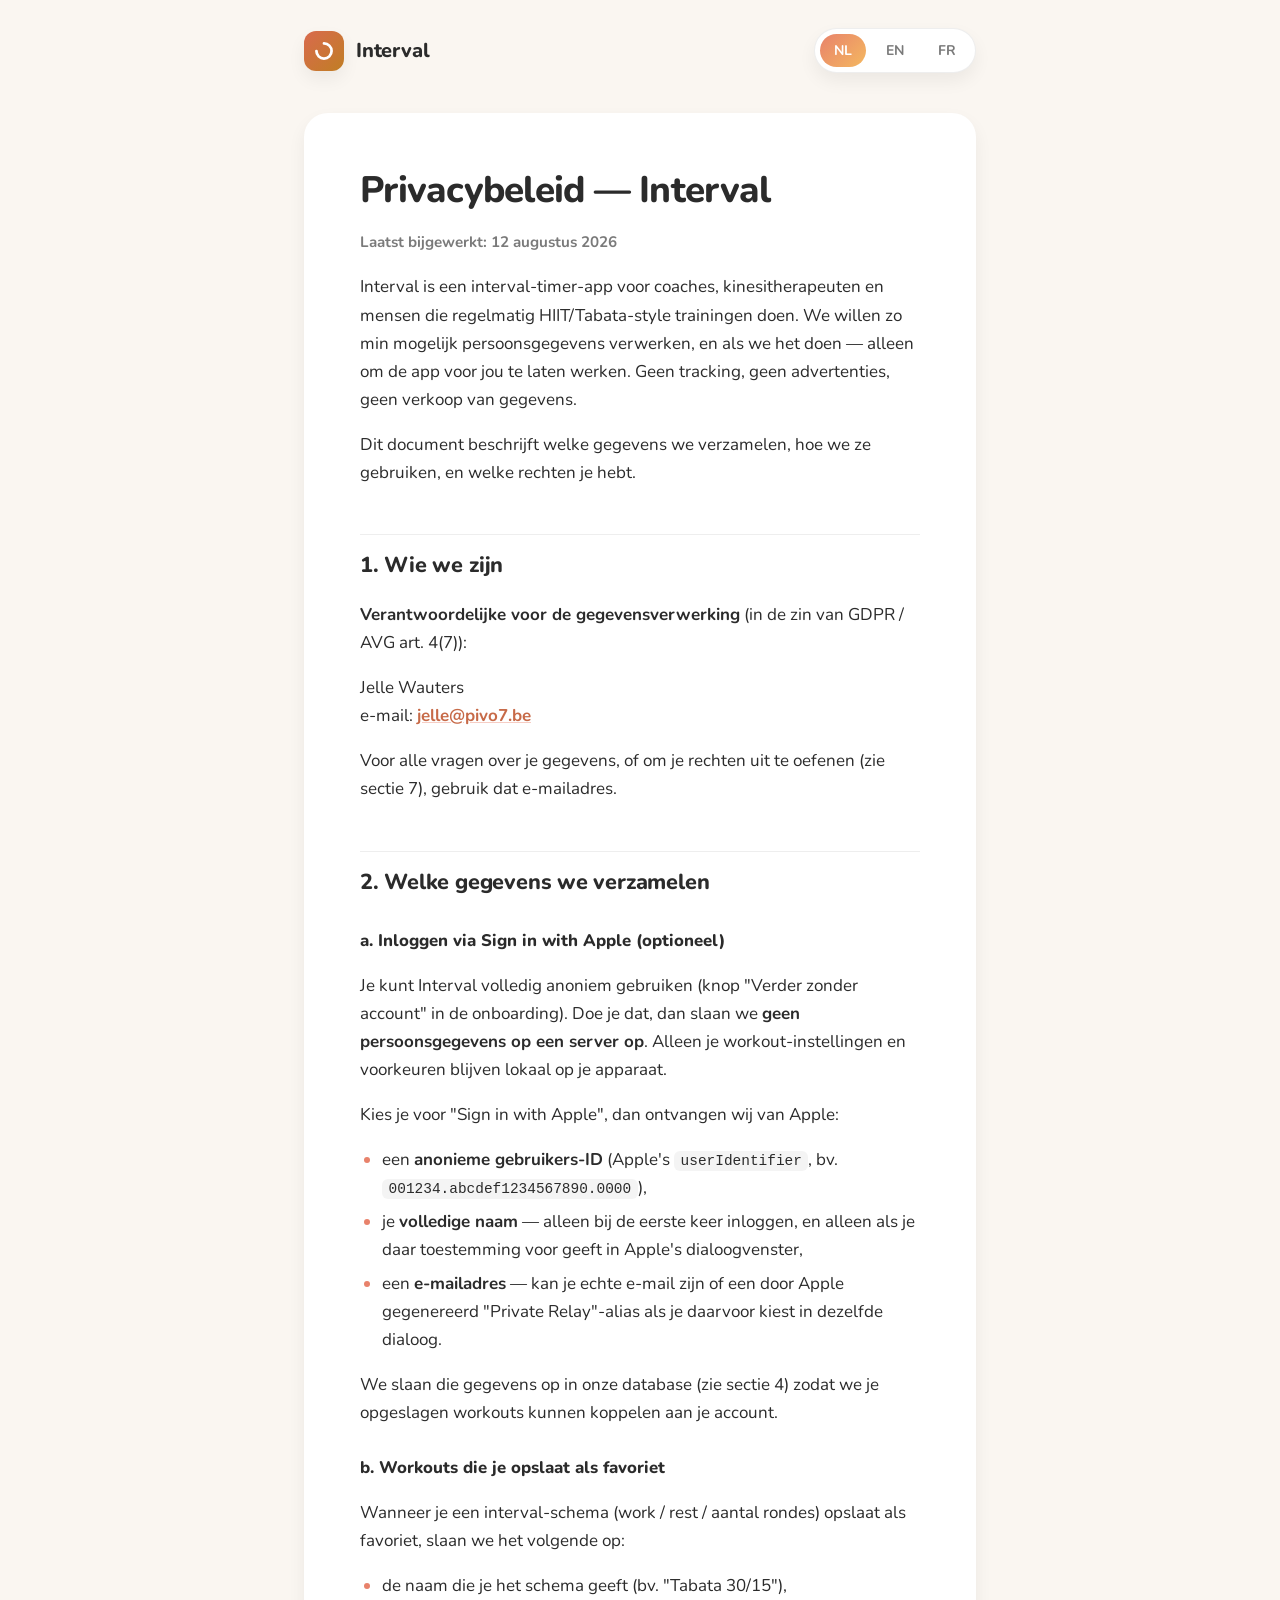
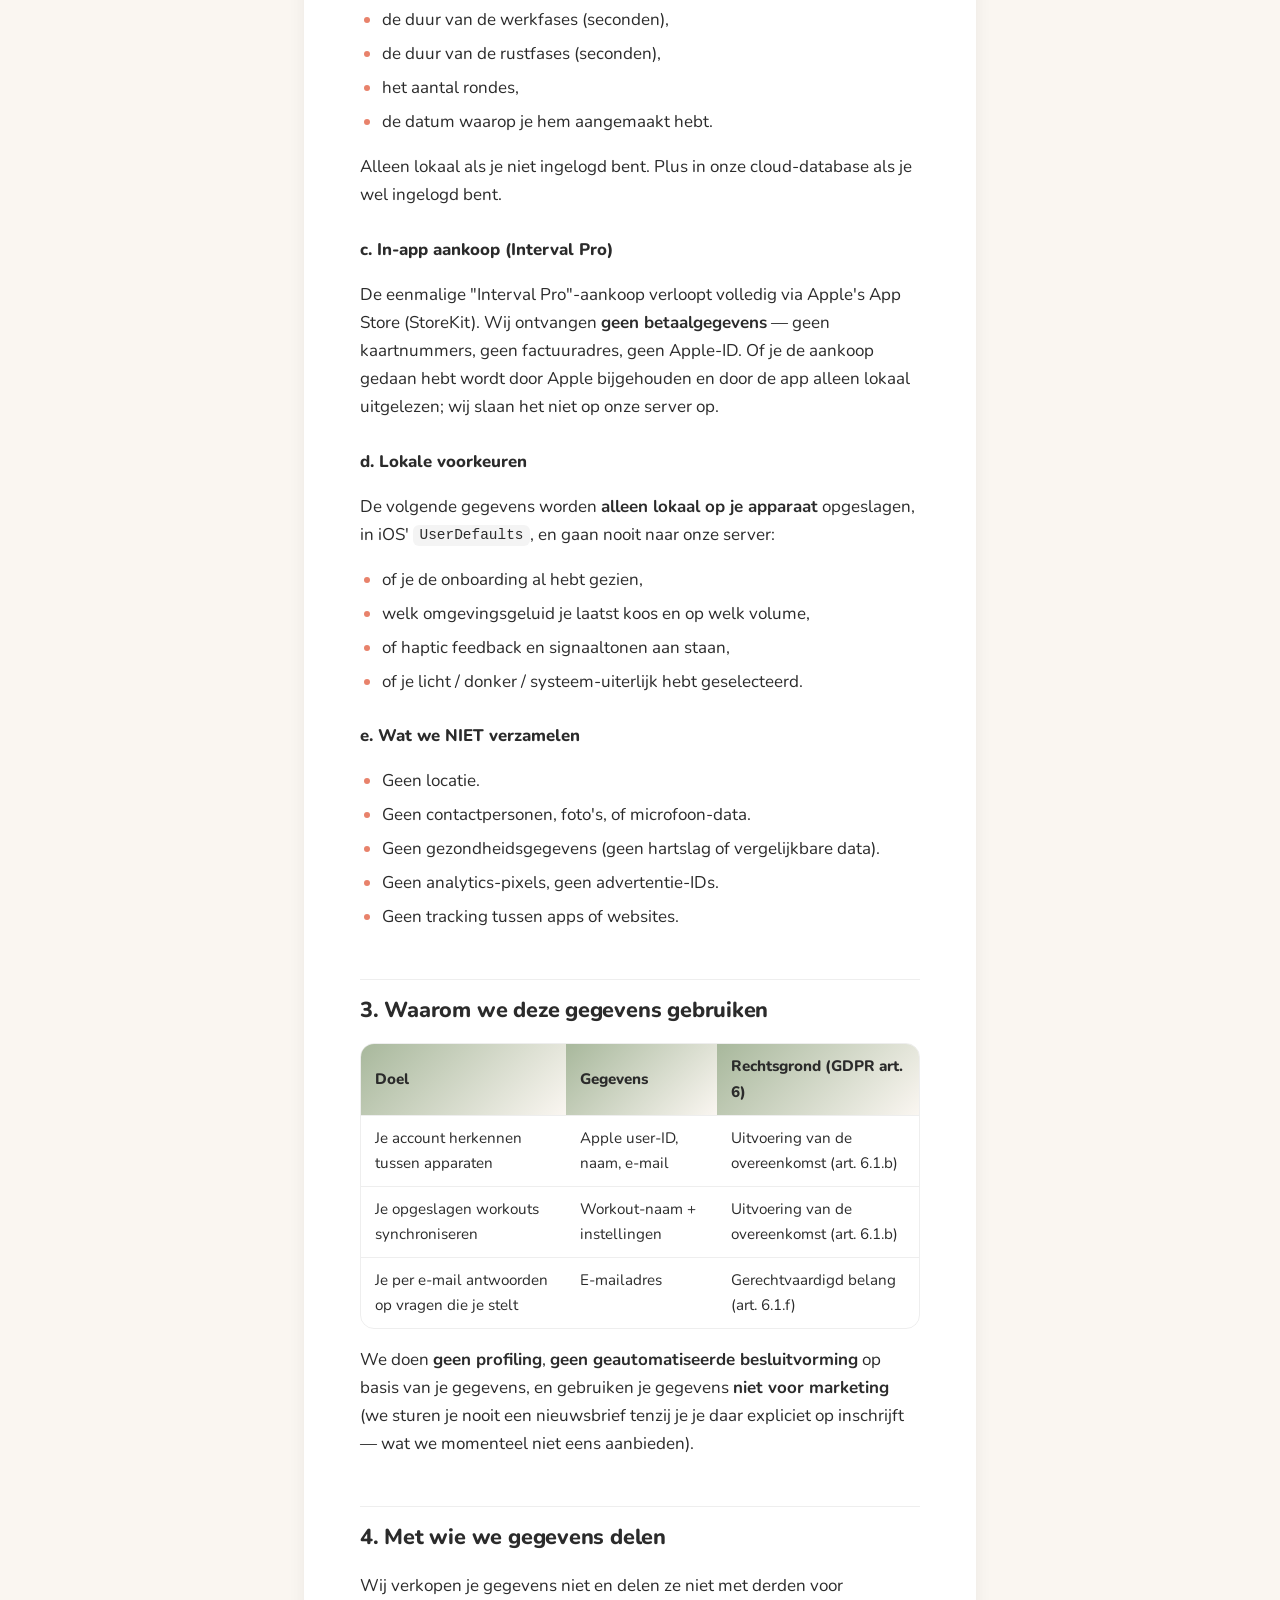
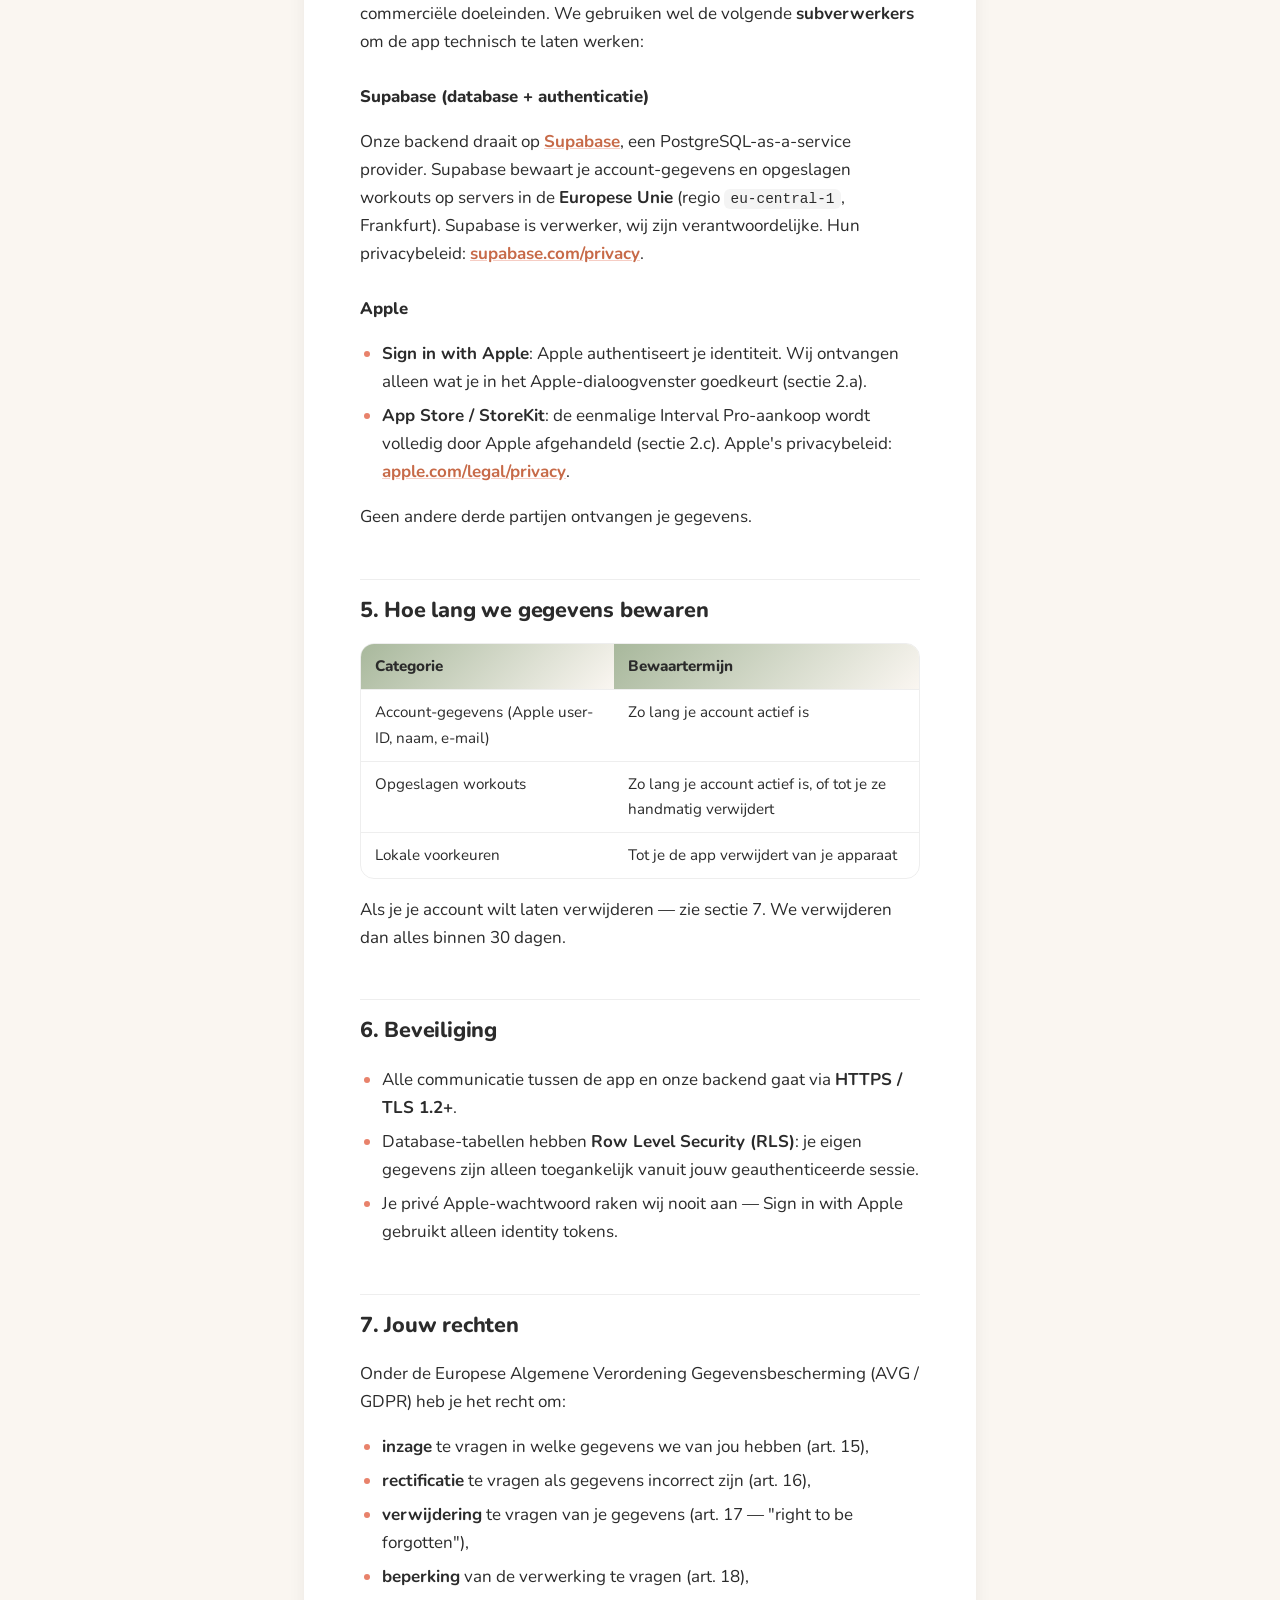
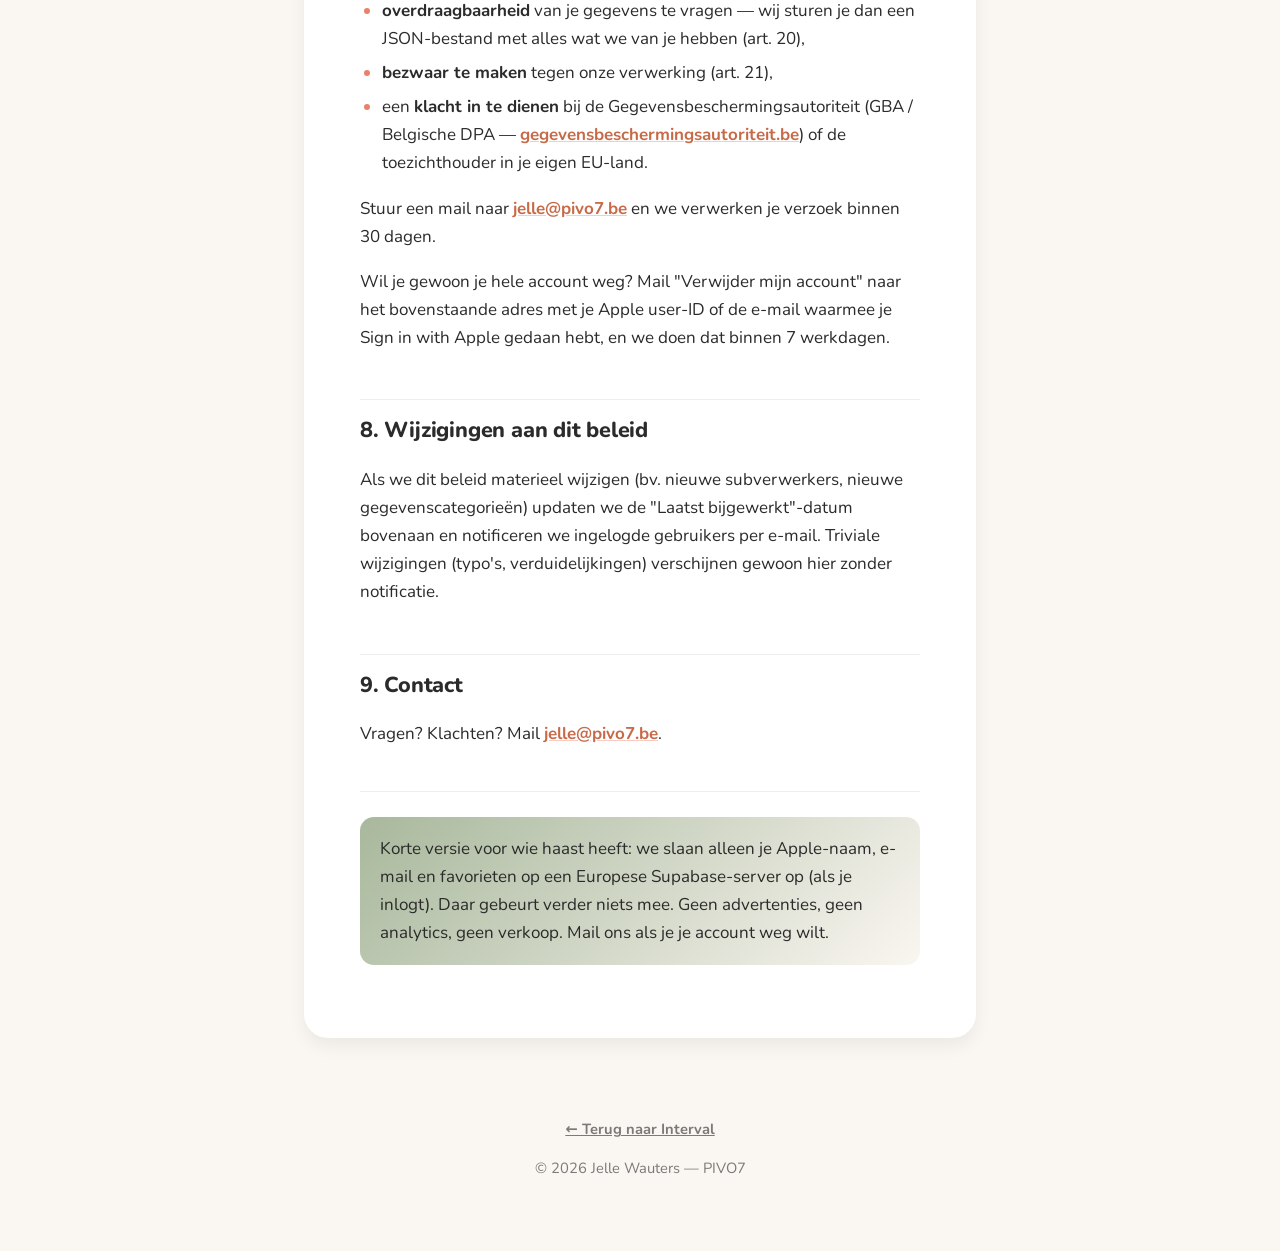
<file: docs/privacy-site/privacy-interval-nl.html>
<!DOCTYPE html>
<html lang="nl">
<head>
<meta charset="utf-8">
<meta name="viewport" content="width=device-width, initial-scale=1">
<title>Privacybeleid — Interval</title>
<meta name="robots" content="noindex">
<link rel="icon" href="data:image/svg+xml,%3Csvg xmlns='http://www.w3.org/2000/svg' viewBox='0 0 64 64'%3E%3Cdefs%3E%3ClinearGradient id='g' x1='0' y1='0' x2='1' y2='1'%3E%3Cstop offset='0' stop-color='%23D96A4E'/%3E%3Cstop offset='1' stop-color='%23C07E24'/%3E%3C/linearGradient%3E%3C/defs%3E%3Crect width='64' height='64' rx='16' fill='url(%23g)'/%3E%3Ccircle cx='32' cy='32' r='16' fill='none' stroke='white' stroke-width='5' stroke-linecap='round' stroke-dasharray='75 26' transform='rotate(-90 32 32)'/%3E%3C/svg%3E">
<link rel="preconnect" href="https://fonts.bunny.net" crossorigin>
<link rel="stylesheet" href="https://fonts.bunny.net/css?family=nunito:400,700,800&display=swap">
<link rel="stylesheet" href="styles.css">
</head>
<body>

<header class="site-header">
  <a class="brand" href="index.html">
    <span class="brand-mark" aria-hidden="true">
      <svg width="22" height="22" viewBox="0 0 64 64"><circle cx="32" cy="32" r="22" fill="none" stroke="white" stroke-width="8" stroke-linecap="round" stroke-dasharray="103 36" transform="rotate(-90 32 32)"/></svg>
    </span>
    Interval
  </a>
  <nav class="lang-switch" aria-label="Taal / Language">
    <a href="privacy-interval-nl.html" aria-current="page">NL</a>
    <a href="privacy-interval-en.html">EN</a>
    <a href="privacy-interval-fr.html">FR</a>
  </nav>
</header>

<main class="article">
<div class="article-card">
<h1>Privacybeleid — Interval</h1>
<p><em>Laatst bijgewerkt: 12 augustus 2026</em></p>

<p>Interval is een interval-timer-app voor coaches, kinesitherapeuten en mensen die regelmatig HIIT/Tabata-style trainingen doen. We willen zo min mogelijk persoonsgegevens verwerken, en als we het doen — alleen om de app voor jou te laten werken. Geen tracking, geen advertenties, geen verkoop van gegevens.</p>

<p>Dit document beschrijft welke gegevens we verzamelen, hoe we ze gebruiken, en welke rechten je hebt.</p>

<h2>1. Wie we zijn</h2>
<p><strong>Verantwoordelijke voor de gegevensverwerking</strong> (in de zin van GDPR / AVG art. 4(7)):</p>
<p>Jelle Wauters<br>e-mail: <a href="mailto:jelle@pivo7.be">jelle@pivo7.be</a></p>
<p>Voor alle vragen over je gegevens, of om je rechten uit te oefenen (zie sectie 7), gebruik dat e-mailadres.</p>

<h2>2. Welke gegevens we verzamelen</h2>

<h3>a. Inloggen via Sign in with Apple (optioneel)</h3>
<p>Je kunt Interval volledig anoniem gebruiken (knop "Verder zonder account" in de onboarding). Doe je dat, dan slaan we <strong>geen persoonsgegevens op een server op</strong>. Alleen je workout-instellingen en voorkeuren blijven lokaal op je apparaat.</p>
<p>Kies je voor "Sign in with Apple", dan ontvangen wij van Apple:</p>
<ul>
  <li>een <strong>anonieme gebruikers-ID</strong> (Apple's <code>userIdentifier</code>, bv. <code>001234.abcdef1234567890.0000</code>),</li>
  <li>je <strong>volledige naam</strong> — alleen bij de eerste keer inloggen, en alleen als je daar toestemming voor geeft in Apple's dialoogvenster,</li>
  <li>een <strong>e-mailadres</strong> — kan je echte e-mail zijn of een door Apple gegenereerd "Private Relay"-alias als je daarvoor kiest in dezelfde dialoog.</li>
</ul>
<p>We slaan die gegevens op in onze database (zie sectie 4) zodat we je opgeslagen workouts kunnen koppelen aan je account.</p>

<h3>b. Workouts die je opslaat als favoriet</h3>
<p>Wanneer je een interval-schema (work / rest / aantal rondes) opslaat als favoriet, slaan we het volgende op:</p>
<ul>
  <li>de naam die je het schema geeft (bv. "Tabata 30/15"),</li>
  <li>de duur van de werkfases (seconden),</li>
  <li>de duur van de rustfases (seconden),</li>
  <li>het aantal rondes,</li>
  <li>de datum waarop je hem aangemaakt hebt.</li>
</ul>
<p>Alleen lokaal als je niet ingelogd bent. Plus in onze cloud-database als je wel ingelogd bent.</p>

<h3>c. In-app aankoop (Interval Pro)</h3>
<p>De eenmalige "Interval Pro"-aankoop verloopt volledig via Apple's App Store (StoreKit). Wij ontvangen <strong>geen betaalgegevens</strong> — geen kaartnummers, geen factuuradres, geen Apple-ID. Of je de aankoop gedaan hebt wordt door Apple bijgehouden en door de app alleen lokaal uitgelezen; wij slaan het niet op onze server op.</p>

<h3>d. Lokale voorkeuren</h3>
<p>De volgende gegevens worden <strong>alleen lokaal op je apparaat</strong> opgeslagen, in iOS' <code>UserDefaults</code>, en gaan nooit naar onze server:</p>
<ul>
  <li>of je de onboarding al hebt gezien,</li>
  <li>welk omgevingsgeluid je laatst koos en op welk volume,</li>
  <li>of haptic feedback en signaaltonen aan staan,</li>
  <li>of je licht / donker / systeem-uiterlijk hebt geselecteerd.</li>
</ul>

<h3>e. Wat we NIET verzamelen</h3>
<ul>
  <li>Geen locatie.</li>
  <li>Geen contactpersonen, foto's, of microfoon-data.</li>
  <li>Geen gezondheidsgegevens (geen hartslag of vergelijkbare data).</li>
  <li>Geen analytics-pixels, geen advertentie-IDs.</li>
  <li>Geen tracking tussen apps of websites.</li>
</ul>

<h2>3. Waarom we deze gegevens gebruiken</h2>
<table>
  <thead>
    <tr><th>Doel</th><th>Gegevens</th><th>Rechtsgrond (GDPR art. 6)</th></tr>
  </thead>
  <tbody>
    <tr><td>Je account herkennen tussen apparaten</td><td>Apple user-ID, naam, e-mail</td><td>Uitvoering van de overeenkomst (art. 6.1.b)</td></tr>
    <tr><td>Je opgeslagen workouts synchroniseren</td><td>Workout-naam + instellingen</td><td>Uitvoering van de overeenkomst (art. 6.1.b)</td></tr>
    <tr><td>Je per e-mail antwoorden op vragen die je stelt</td><td>E-mailadres</td><td>Gerechtvaardigd belang (art. 6.1.f)</td></tr>
  </tbody>
</table>
<p>We doen <strong>geen profiling</strong>, <strong>geen geautomatiseerde besluitvorming</strong> op basis van je gegevens, en gebruiken je gegevens <strong>niet voor marketing</strong> (we sturen je nooit een nieuwsbrief tenzij je je daar expliciet op inschrijft — wat we momenteel niet eens aanbieden).</p>

<h2>4. Met wie we gegevens delen</h2>
<p>Wij verkopen je gegevens niet en delen ze niet met derden voor commerciële doeleinden. We gebruiken wel de volgende <strong>subverwerkers</strong> om de app technisch te laten werken:</p>

<h3>Supabase (database + authenticatie)</h3>
<p>Onze backend draait op <a href="https://supabase.com">Supabase</a>, een PostgreSQL-as-a-service provider. Supabase bewaart je account-gegevens en opgeslagen workouts op servers in de <strong>Europese Unie</strong> (regio <code>eu-central-1</code>, Frankfurt). Supabase is verwerker, wij zijn verantwoordelijke. Hun privacybeleid: <a href="https://supabase.com/privacy">supabase.com/privacy</a>.</p>

<h3>Apple</h3>
<ul>
  <li><strong>Sign in with Apple</strong>: Apple authentiseert je identiteit. Wij ontvangen alleen wat je in het Apple-dialoogvenster goedkeurt (sectie 2.a).</li>
  <li><strong>App Store / StoreKit</strong>: de eenmalige Interval Pro-aankoop wordt volledig door Apple afgehandeld (sectie 2.c). Apple's privacybeleid: <a href="https://www.apple.com/legal/privacy">apple.com/legal/privacy</a>.</li>
</ul>
<p>Geen andere derde partijen ontvangen je gegevens.</p>

<h2>5. Hoe lang we gegevens bewaren</h2>
<table>
  <thead>
    <tr><th>Categorie</th><th>Bewaartermijn</th></tr>
  </thead>
  <tbody>
    <tr><td>Account-gegevens (Apple user-ID, naam, e-mail)</td><td>Zo lang je account actief is</td></tr>
    <tr><td>Opgeslagen workouts</td><td>Zo lang je account actief is, of tot je ze handmatig verwijdert</td></tr>
    <tr><td>Lokale voorkeuren</td><td>Tot je de app verwijdert van je apparaat</td></tr>
  </tbody>
</table>
<p>Als je je account wilt laten verwijderen — zie sectie 7. We verwijderen dan alles binnen 30 dagen.</p>

<h2>6. Beveiliging</h2>
<ul>
  <li>Alle communicatie tussen de app en onze backend gaat via <strong>HTTPS / TLS 1.2+</strong>.</li>
  <li>Database-tabellen hebben <strong>Row Level Security (RLS)</strong>: je eigen gegevens zijn alleen toegankelijk vanuit jouw geauthenticeerde sessie.</li>
  <li>Je privé Apple-wachtwoord raken wij nooit aan — Sign in with Apple gebruikt alleen identity tokens.</li>
</ul>

<h2>7. Jouw rechten</h2>
<p>Onder de Europese Algemene Verordening Gegevensbescherming (AVG / GDPR) heb je het recht om:</p>
<ul>
  <li><strong>inzage</strong> te vragen in welke gegevens we van jou hebben (art. 15),</li>
  <li><strong>rectificatie</strong> te vragen als gegevens incorrect zijn (art. 16),</li>
  <li><strong>verwijdering</strong> te vragen van je gegevens (art. 17 — "right to be forgotten"),</li>
  <li><strong>beperking</strong> van de verwerking te vragen (art. 18),</li>
  <li><strong>overdraagbaarheid</strong> van je gegevens te vragen — wij sturen je dan een JSON-bestand met alles wat we van je hebben (art. 20),</li>
  <li><strong>bezwaar te maken</strong> tegen onze verwerking (art. 21),</li>
  <li>een <strong>klacht in te dienen</strong> bij de Gegevensbeschermingsautoriteit (GBA / Belgische DPA — <a href="https://www.gegevensbeschermingsautoriteit.be">gegevensbeschermingsautoriteit.be</a>) of de toezichthouder in je eigen EU-land.</li>
</ul>
<p>Stuur een mail naar <a href="mailto:jelle@pivo7.be">jelle@pivo7.be</a> en we verwerken je verzoek binnen 30 dagen.</p>
<p>Wil je gewoon je hele account weg? Mail "Verwijder mijn account" naar het bovenstaande adres met je Apple user-ID of de e-mail waarmee je Sign in with Apple gedaan hebt, en we doen dat binnen 7 werkdagen.</p>

<h2>8. Wijzigingen aan dit beleid</h2>
<p>Als we dit beleid materieel wijzigen (bv. nieuwe subverwerkers, nieuwe gegevenscategorieën) updaten we de "Laatst bijgewerkt"-datum bovenaan en notificeren we ingelogde gebruikers per e-mail. Triviale wijzigingen (typo's, verduidelijkingen) verschijnen gewoon hier zonder notificatie.</p>

<h2>9. Contact</h2>
<p>Vragen? Klachten? Mail <a href="mailto:jelle@pivo7.be">jelle@pivo7.be</a>.</p>

<hr>
<p><em>Korte versie voor wie haast heeft: we slaan alleen je Apple-naam, e-mail en favorieten op een Europese Supabase-server op (als je inlogt). Daar gebeurt verder niets mee. Geen advertenties, geen analytics, geen verkoop. Mail ons als je je account weg wilt.</em></p>
</div>
</main>

<footer class="site-footer">
  <p><a href="index.html">← Terug naar Interval</a></p>
  <p>© 2026 Jelle Wauters — PIVO7</p>
</footer>

</body>
</html>
</file>
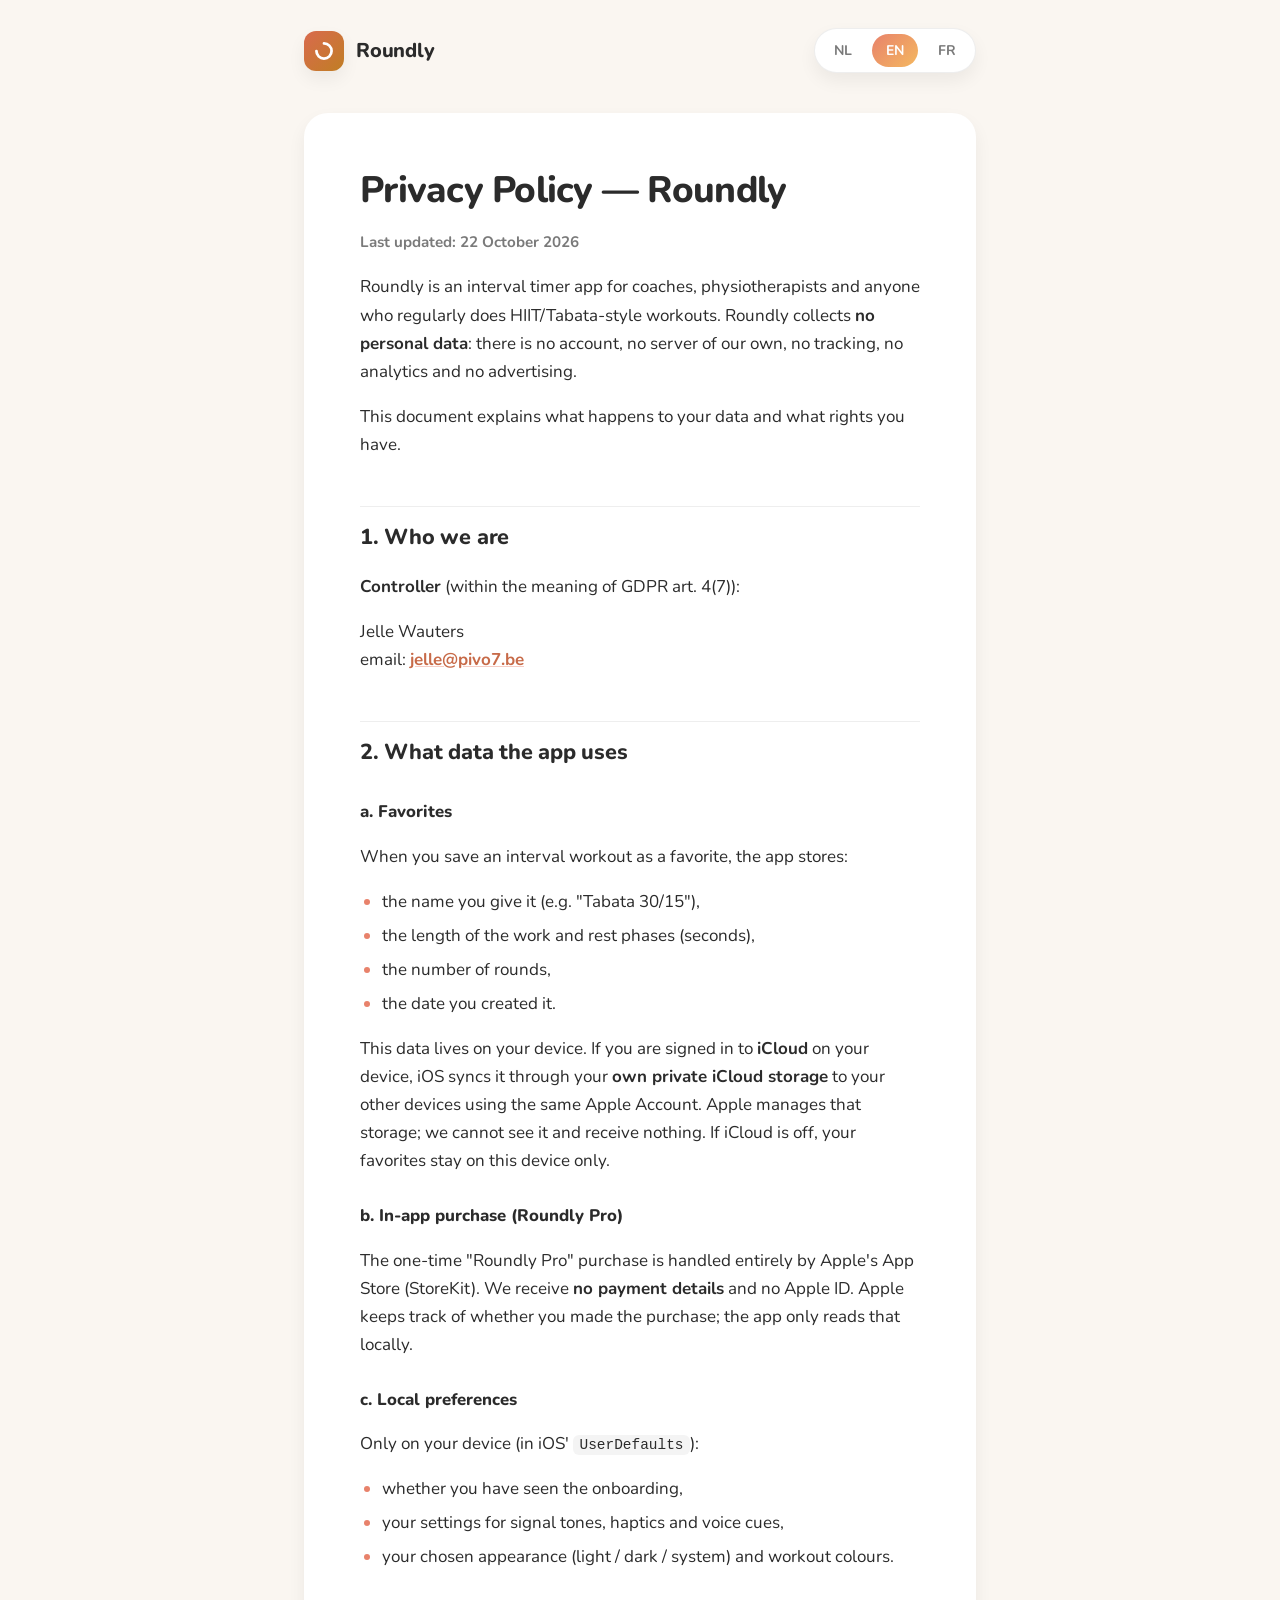
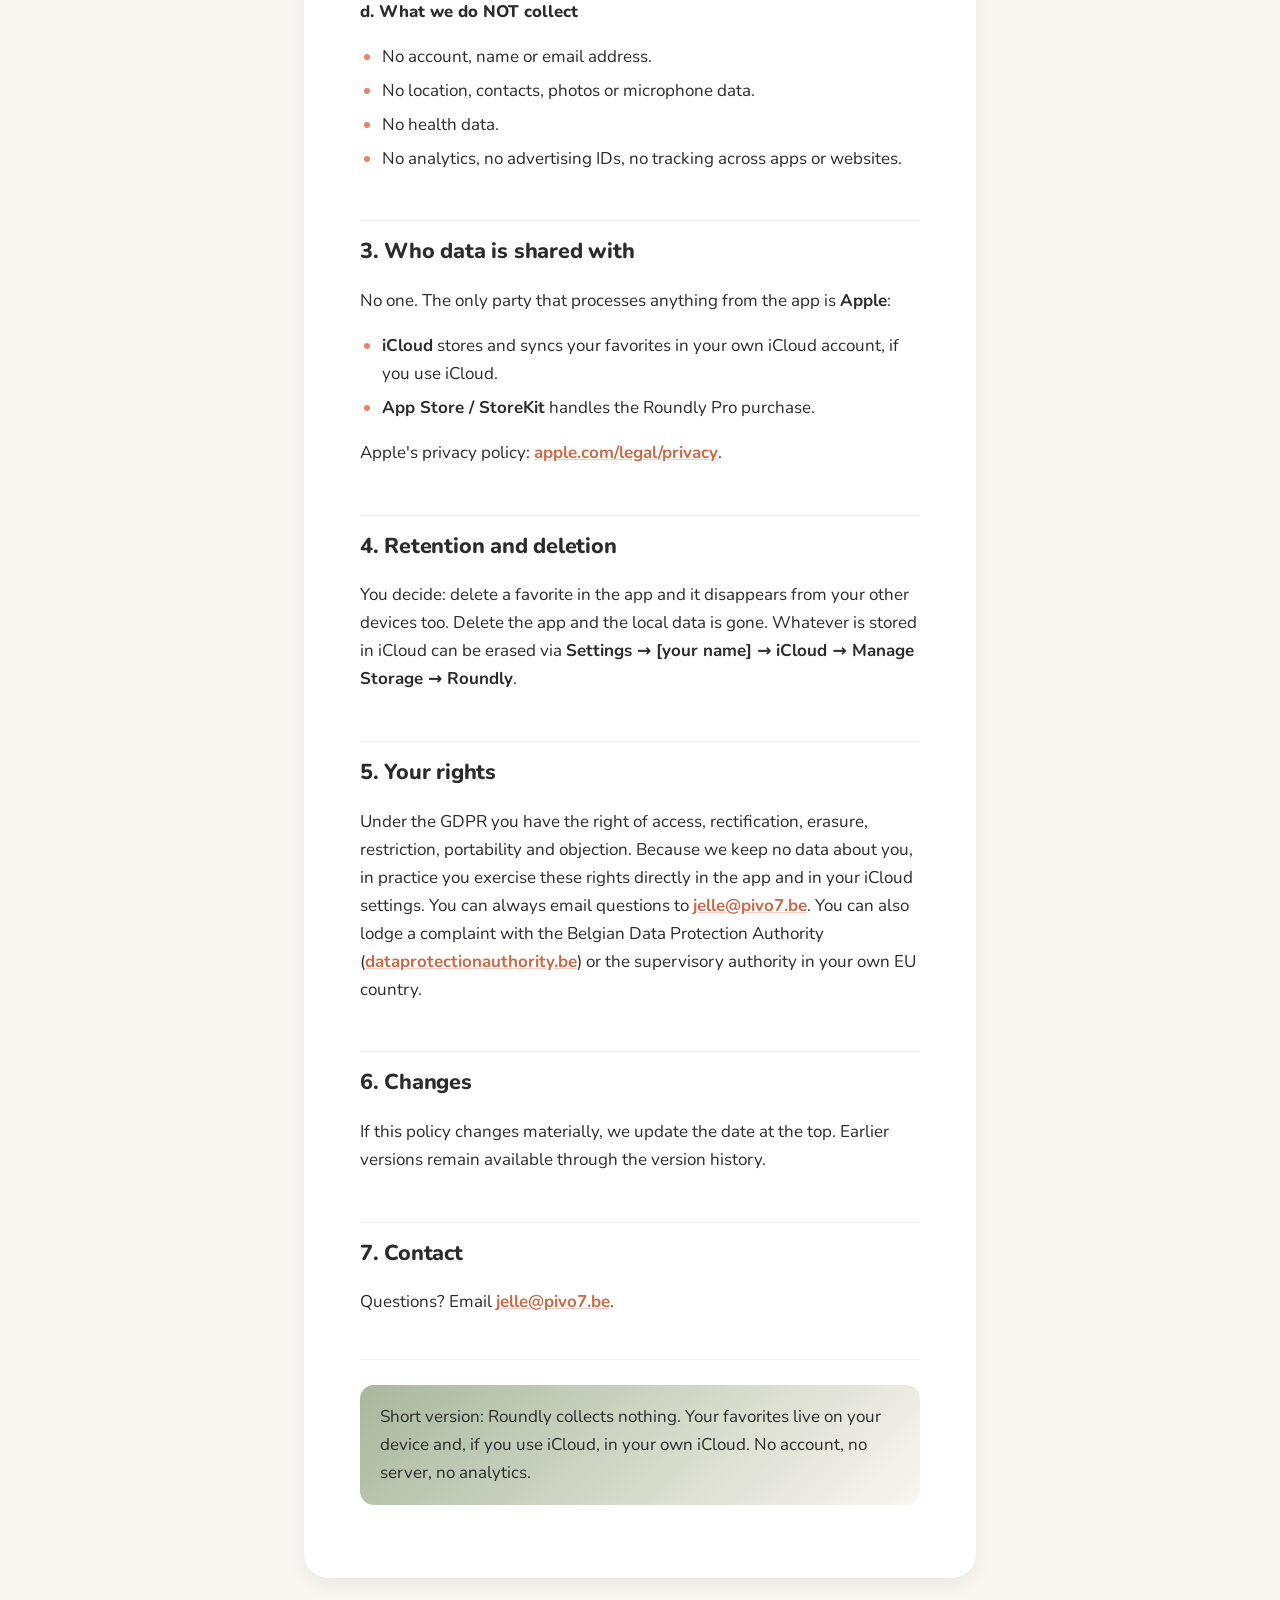
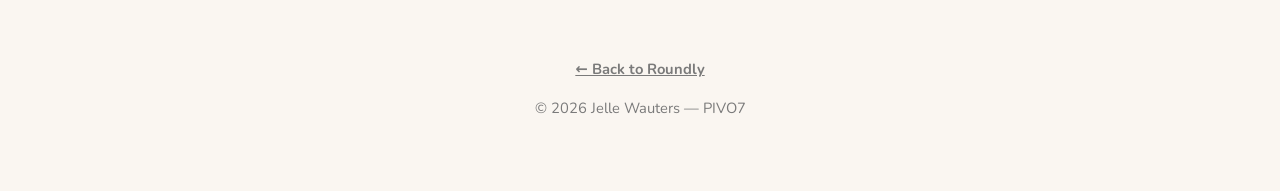
<file: docs/privacy-site/privacy-roundly-en.html>
<!DOCTYPE html>
<html lang="en">
<head>
<meta charset="utf-8">
<meta name="viewport" content="width=device-width, initial-scale=1">
<title>Privacy Policy — Roundly</title>
<meta name="robots" content="noindex">
<link rel="icon" href="data:image/svg+xml,%3Csvg xmlns='http://www.w3.org/2000/svg' viewBox='0 0 64 64'%3E%3Cdefs%3E%3ClinearGradient id='g' x1='0' y1='0' x2='1' y2='1'%3E%3Cstop offset='0' stop-color='%23D96A4E'/%3E%3Cstop offset='1' stop-color='%23C07E24'/%3E%3C/linearGradient%3E%3C/defs%3E%3Crect width='64' height='64' rx='16' fill='url(%23g)'/%3E%3Ccircle cx='32' cy='32' r='16' fill='none' stroke='white' stroke-width='5' stroke-linecap='round' stroke-dasharray='75 26' transform='rotate(-90 32 32)'/%3E%3C/svg%3E">
<link rel="preconnect" href="https://fonts.bunny.net" crossorigin>
<link rel="stylesheet" href="https://fonts.bunny.net/css?family=nunito:400,700,800&display=swap">
<link rel="stylesheet" href="styles.css">
</head>
<body>

<header class="site-header">
  <a class="brand" href="index.html">
    <span class="brand-mark" aria-hidden="true">
      <svg width="22" height="22" viewBox="0 0 64 64"><circle cx="32" cy="32" r="22" fill="none" stroke="white" stroke-width="8" stroke-linecap="round" stroke-dasharray="103 36" transform="rotate(-90 32 32)"/></svg>
    </span>
    Roundly
  </a>
  <nav class="lang-switch" aria-label="Taal / Language">
    <a href="privacy-roundly-nl.html">NL</a>
    <a href="privacy-roundly-en.html" aria-current="page">EN</a>
    <a href="privacy-roundly-fr.html">FR</a>
  </nav>
</header>

<main class="article">
<div class="article-card">
<h1>Privacy Policy — Roundly</h1>
<p><em>Last updated: 22 October 2026</em></p>

<p>Roundly is an interval timer app for coaches, physiotherapists and anyone who regularly does HIIT/Tabata-style workouts. Roundly collects <strong>no personal data</strong>: there is no account, no server of our own, no tracking, no analytics and no advertising.</p>

<p>This document explains what happens to your data and what rights you have.</p>

<h2>1. Who we are</h2>
<p><strong>Controller</strong> (within the meaning of GDPR art. 4(7)):</p>
<p>Jelle Wauters<br>email: <a href="mailto:jelle@pivo7.be">jelle@pivo7.be</a></p>

<h2>2. What data the app uses</h2>

<h3>a. Favorites</h3>
<p>When you save an interval workout as a favorite, the app stores:</p>
<ul>
  <li>the name you give it (e.g. "Tabata 30/15"),</li>
  <li>the length of the work and rest phases (seconds),</li>
  <li>the number of rounds,</li>
  <li>the date you created it.</li>
</ul>
<p>This data lives on your device. If you are signed in to <strong>iCloud</strong> on your device, iOS syncs it through your <strong>own private iCloud storage</strong> to your other devices using the same Apple Account. Apple manages that storage; we cannot see it and receive nothing. If iCloud is off, your favorites stay on this device only.</p>

<h3>b. In-app purchase (Roundly Pro)</h3>
<p>The one-time "Roundly Pro" purchase is handled entirely by Apple's App Store (StoreKit). We receive <strong>no payment details</strong> and no Apple ID. Apple keeps track of whether you made the purchase; the app only reads that locally.</p>

<h3>c. Local preferences</h3>
<p>Only on your device (in iOS' <code>UserDefaults</code>):</p>
<ul>
  <li>whether you have seen the onboarding,</li>
  <li>your settings for signal tones, haptics and voice cues,</li>
  <li>your chosen appearance (light / dark / system) and workout colours.</li>
</ul>

<h3>d. What we do NOT collect</h3>
<ul>
  <li>No account, name or email address.</li>
  <li>No location, contacts, photos or microphone data.</li>
  <li>No health data.</li>
  <li>No analytics, no advertising IDs, no tracking across apps or websites.</li>
</ul>

<h2>3. Who data is shared with</h2>
<p>No one. The only party that processes anything from the app is <strong>Apple</strong>:</p>
<ul>
  <li><strong>iCloud</strong> stores and syncs your favorites in your own iCloud account, if you use iCloud.</li>
  <li><strong>App Store / StoreKit</strong> handles the Roundly Pro purchase.</li>
</ul>
<p>Apple's privacy policy: <a href="https://www.apple.com/legal/privacy">apple.com/legal/privacy</a>.</p>

<h2>4. Retention and deletion</h2>
<p>You decide: delete a favorite in the app and it disappears from your other devices too. Delete the app and the local data is gone. Whatever is stored in iCloud can be erased via <strong>Settings → [your name] → iCloud → Manage Storage → Roundly</strong>.</p>

<h2>5. Your rights</h2>
<p>Under the GDPR you have the right of access, rectification, erasure, restriction, portability and objection. Because we keep no data about you, in practice you exercise these rights directly in the app and in your iCloud settings. You can always email questions to <a href="mailto:jelle@pivo7.be">jelle@pivo7.be</a>. You can also lodge a complaint with the Belgian Data Protection Authority (<a href="https://www.dataprotectionauthority.be">dataprotectionauthority.be</a>) or the supervisory authority in your own EU country.</p>

<h2>6. Changes</h2>
<p>If this policy changes materially, we update the date at the top. Earlier versions remain available through the version history.</p>

<h2>7. Contact</h2>
<p>Questions? Email <a href="mailto:jelle@pivo7.be">jelle@pivo7.be</a>.</p>

<hr>
<p><em>Short version: Roundly collects nothing. Your favorites live on your device and, if you use iCloud, in your own iCloud. No account, no server, no analytics.</em></p>
</div>
</main>

<footer class="site-footer">
  <p><a href="index.html">← Back to Roundly</a></p>
  <p>© 2026 Jelle Wauters — PIVO7</p>
</footer>

</body>
</html>
</file>
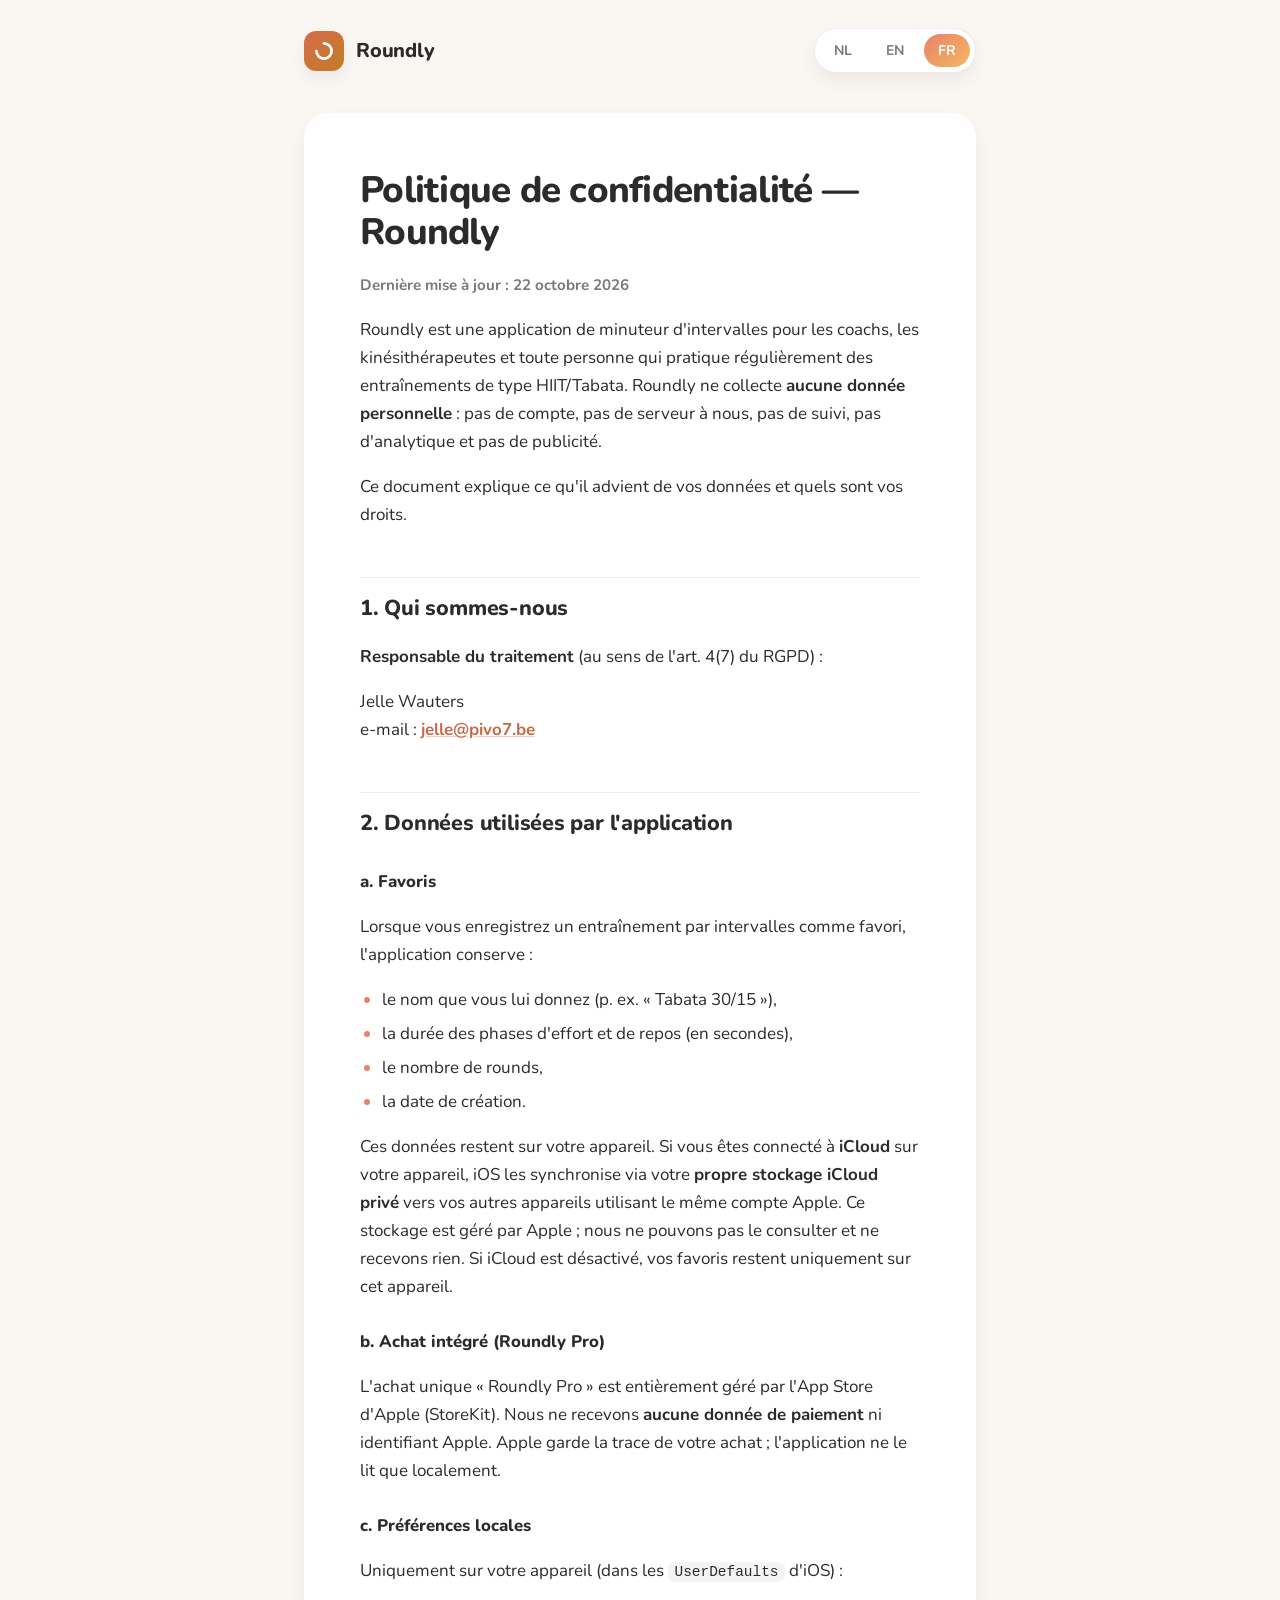
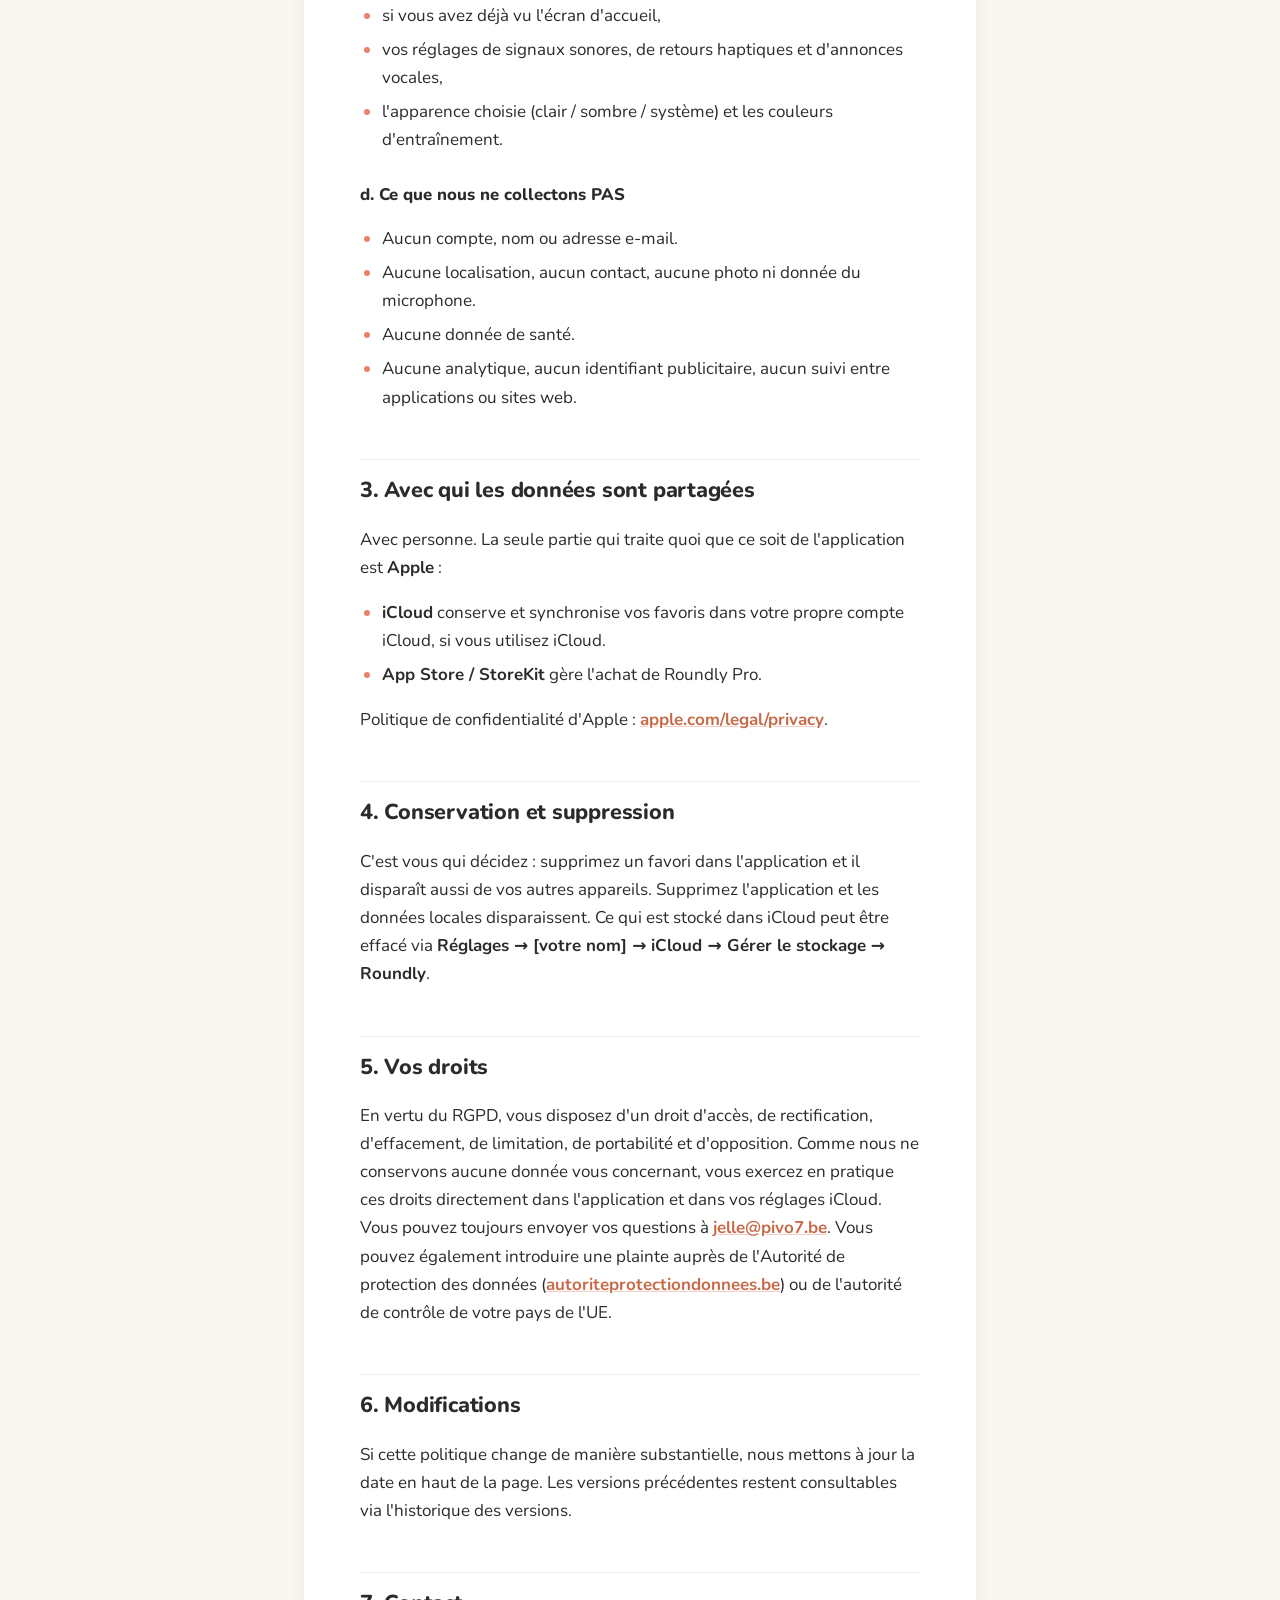
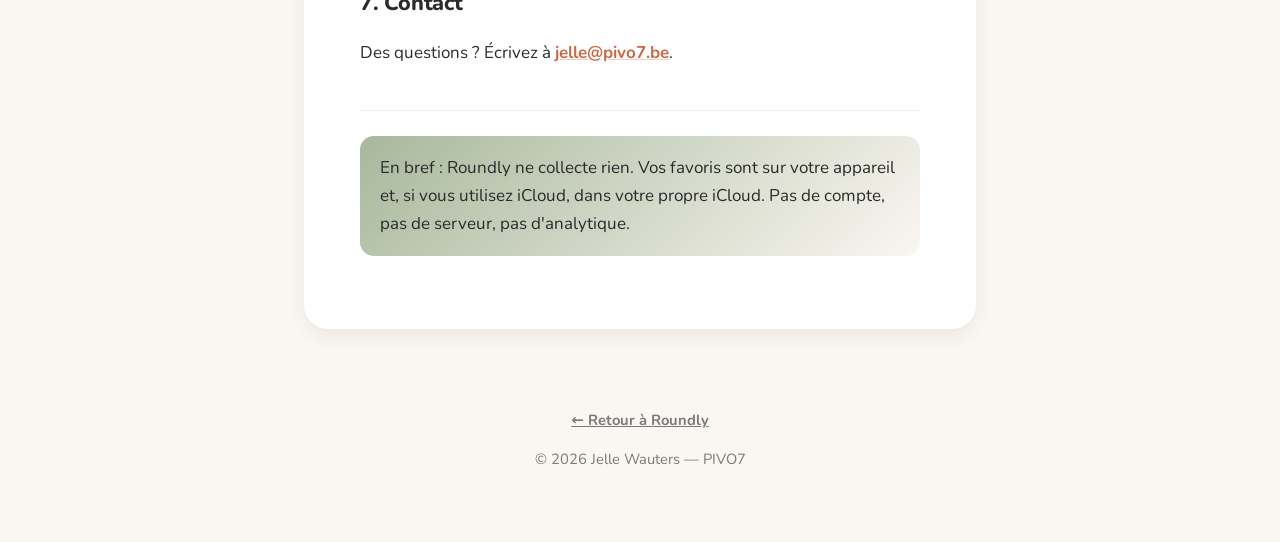
<file: docs/privacy-site/privacy-roundly-fr.html>
<!DOCTYPE html>
<html lang="fr">
<head>
<meta charset="utf-8">
<meta name="viewport" content="width=device-width, initial-scale=1">
<title>Politique de confidentialité — Roundly</title>
<meta name="robots" content="noindex">
<link rel="icon" href="data:image/svg+xml,%3Csvg xmlns='http://www.w3.org/2000/svg' viewBox='0 0 64 64'%3E%3Cdefs%3E%3ClinearGradient id='g' x1='0' y1='0' x2='1' y2='1'%3E%3Cstop offset='0' stop-color='%23D96A4E'/%3E%3Cstop offset='1' stop-color='%23C07E24'/%3E%3C/linearGradient%3E%3C/defs%3E%3Crect width='64' height='64' rx='16' fill='url(%23g)'/%3E%3Ccircle cx='32' cy='32' r='16' fill='none' stroke='white' stroke-width='5' stroke-linecap='round' stroke-dasharray='75 26' transform='rotate(-90 32 32)'/%3E%3C/svg%3E">
<link rel="preconnect" href="https://fonts.bunny.net" crossorigin>
<link rel="stylesheet" href="https://fonts.bunny.net/css?family=nunito:400,700,800&display=swap">
<link rel="stylesheet" href="styles.css">
</head>
<body>

<header class="site-header">
  <a class="brand" href="index.html">
    <span class="brand-mark" aria-hidden="true">
      <svg width="22" height="22" viewBox="0 0 64 64"><circle cx="32" cy="32" r="22" fill="none" stroke="white" stroke-width="8" stroke-linecap="round" stroke-dasharray="103 36" transform="rotate(-90 32 32)"/></svg>
    </span>
    Roundly
  </a>
  <nav class="lang-switch" aria-label="Taal / Language">
    <a href="privacy-roundly-nl.html">NL</a>
    <a href="privacy-roundly-en.html">EN</a>
    <a href="privacy-roundly-fr.html" aria-current="page">FR</a>
  </nav>
</header>

<main class="article">
<div class="article-card">
<h1>Politique de confidentialité — Roundly</h1>
<p><em>Dernière mise à jour : 22 octobre 2026</em></p>

<p>Roundly est une application de minuteur d'intervalles pour les coachs, les kinésithérapeutes et toute personne qui pratique régulièrement des entraînements de type HIIT/Tabata. Roundly ne collecte <strong>aucune donnée personnelle</strong> : pas de compte, pas de serveur à nous, pas de suivi, pas d'analytique et pas de publicité.</p>

<p>Ce document explique ce qu'il advient de vos données et quels sont vos droits.</p>

<h2>1. Qui sommes-nous</h2>
<p><strong>Responsable du traitement</strong> (au sens de l'art. 4(7) du RGPD) :</p>
<p>Jelle Wauters<br>e-mail : <a href="mailto:jelle@pivo7.be">jelle@pivo7.be</a></p>

<h2>2. Données utilisées par l'application</h2>

<h3>a. Favoris</h3>
<p>Lorsque vous enregistrez un entraînement par intervalles comme favori, l'application conserve :</p>
<ul>
  <li>le nom que vous lui donnez (p. ex. « Tabata 30/15 »),</li>
  <li>la durée des phases d'effort et de repos (en secondes),</li>
  <li>le nombre de rounds,</li>
  <li>la date de création.</li>
</ul>
<p>Ces données restent sur votre appareil. Si vous êtes connecté à <strong>iCloud</strong> sur votre appareil, iOS les synchronise via votre <strong>propre stockage iCloud privé</strong> vers vos autres appareils utilisant le même compte Apple. Ce stockage est géré par Apple ; nous ne pouvons pas le consulter et ne recevons rien. Si iCloud est désactivé, vos favoris restent uniquement sur cet appareil.</p>

<h3>b. Achat intégré (Roundly Pro)</h3>
<p>L'achat unique « Roundly Pro » est entièrement géré par l'App Store d'Apple (StoreKit). Nous ne recevons <strong>aucune donnée de paiement</strong> ni identifiant Apple. Apple garde la trace de votre achat ; l'application ne le lit que localement.</p>

<h3>c. Préférences locales</h3>
<p>Uniquement sur votre appareil (dans les <code>UserDefaults</code> d'iOS) :</p>
<ul>
  <li>si vous avez déjà vu l'écran d'accueil,</li>
  <li>vos réglages de signaux sonores, de retours haptiques et d'annonces vocales,</li>
  <li>l'apparence choisie (clair / sombre / système) et les couleurs d'entraînement.</li>
</ul>

<h3>d. Ce que nous ne collectons PAS</h3>
<ul>
  <li>Aucun compte, nom ou adresse e-mail.</li>
  <li>Aucune localisation, aucun contact, aucune photo ni donnée du microphone.</li>
  <li>Aucune donnée de santé.</li>
  <li>Aucune analytique, aucun identifiant publicitaire, aucun suivi entre applications ou sites web.</li>
</ul>

<h2>3. Avec qui les données sont partagées</h2>
<p>Avec personne. La seule partie qui traite quoi que ce soit de l'application est <strong>Apple</strong> :</p>
<ul>
  <li><strong>iCloud</strong> conserve et synchronise vos favoris dans votre propre compte iCloud, si vous utilisez iCloud.</li>
  <li><strong>App Store / StoreKit</strong> gère l'achat de Roundly Pro.</li>
</ul>
<p>Politique de confidentialité d'Apple : <a href="https://www.apple.com/legal/privacy">apple.com/legal/privacy</a>.</p>

<h2>4. Conservation et suppression</h2>
<p>C'est vous qui décidez : supprimez un favori dans l'application et il disparaît aussi de vos autres appareils. Supprimez l'application et les données locales disparaissent. Ce qui est stocké dans iCloud peut être effacé via <strong>Réglages → [votre nom] → iCloud → Gérer le stockage → Roundly</strong>.</p>

<h2>5. Vos droits</h2>
<p>En vertu du RGPD, vous disposez d'un droit d'accès, de rectification, d'effacement, de limitation, de portabilité et d'opposition. Comme nous ne conservons aucune donnée vous concernant, vous exercez en pratique ces droits directement dans l'application et dans vos réglages iCloud. Vous pouvez toujours envoyer vos questions à <a href="mailto:jelle@pivo7.be">jelle@pivo7.be</a>. Vous pouvez également introduire une plainte auprès de l'Autorité de protection des données (<a href="https://www.autoriteprotectiondonnees.be">autoriteprotectiondonnees.be</a>) ou de l'autorité de contrôle de votre pays de l'UE.</p>

<h2>6. Modifications</h2>
<p>Si cette politique change de manière substantielle, nous mettons à jour la date en haut de la page. Les versions précédentes restent consultables via l'historique des versions.</p>

<h2>7. Contact</h2>
<p>Des questions ? Écrivez à <a href="mailto:jelle@pivo7.be">jelle@pivo7.be</a>.</p>

<hr>
<p><em>En bref : Roundly ne collecte rien. Vos favoris sont sur votre appareil et, si vous utilisez iCloud, dans votre propre iCloud. Pas de compte, pas de serveur, pas d'analytique.</em></p>
</div>
</main>

<footer class="site-footer">
  <p><a href="index.html">← Retour à Roundly</a></p>
  <p>© 2026 Jelle Wauters — PIVO7</p>
</footer>

</body>
</html>
</file>
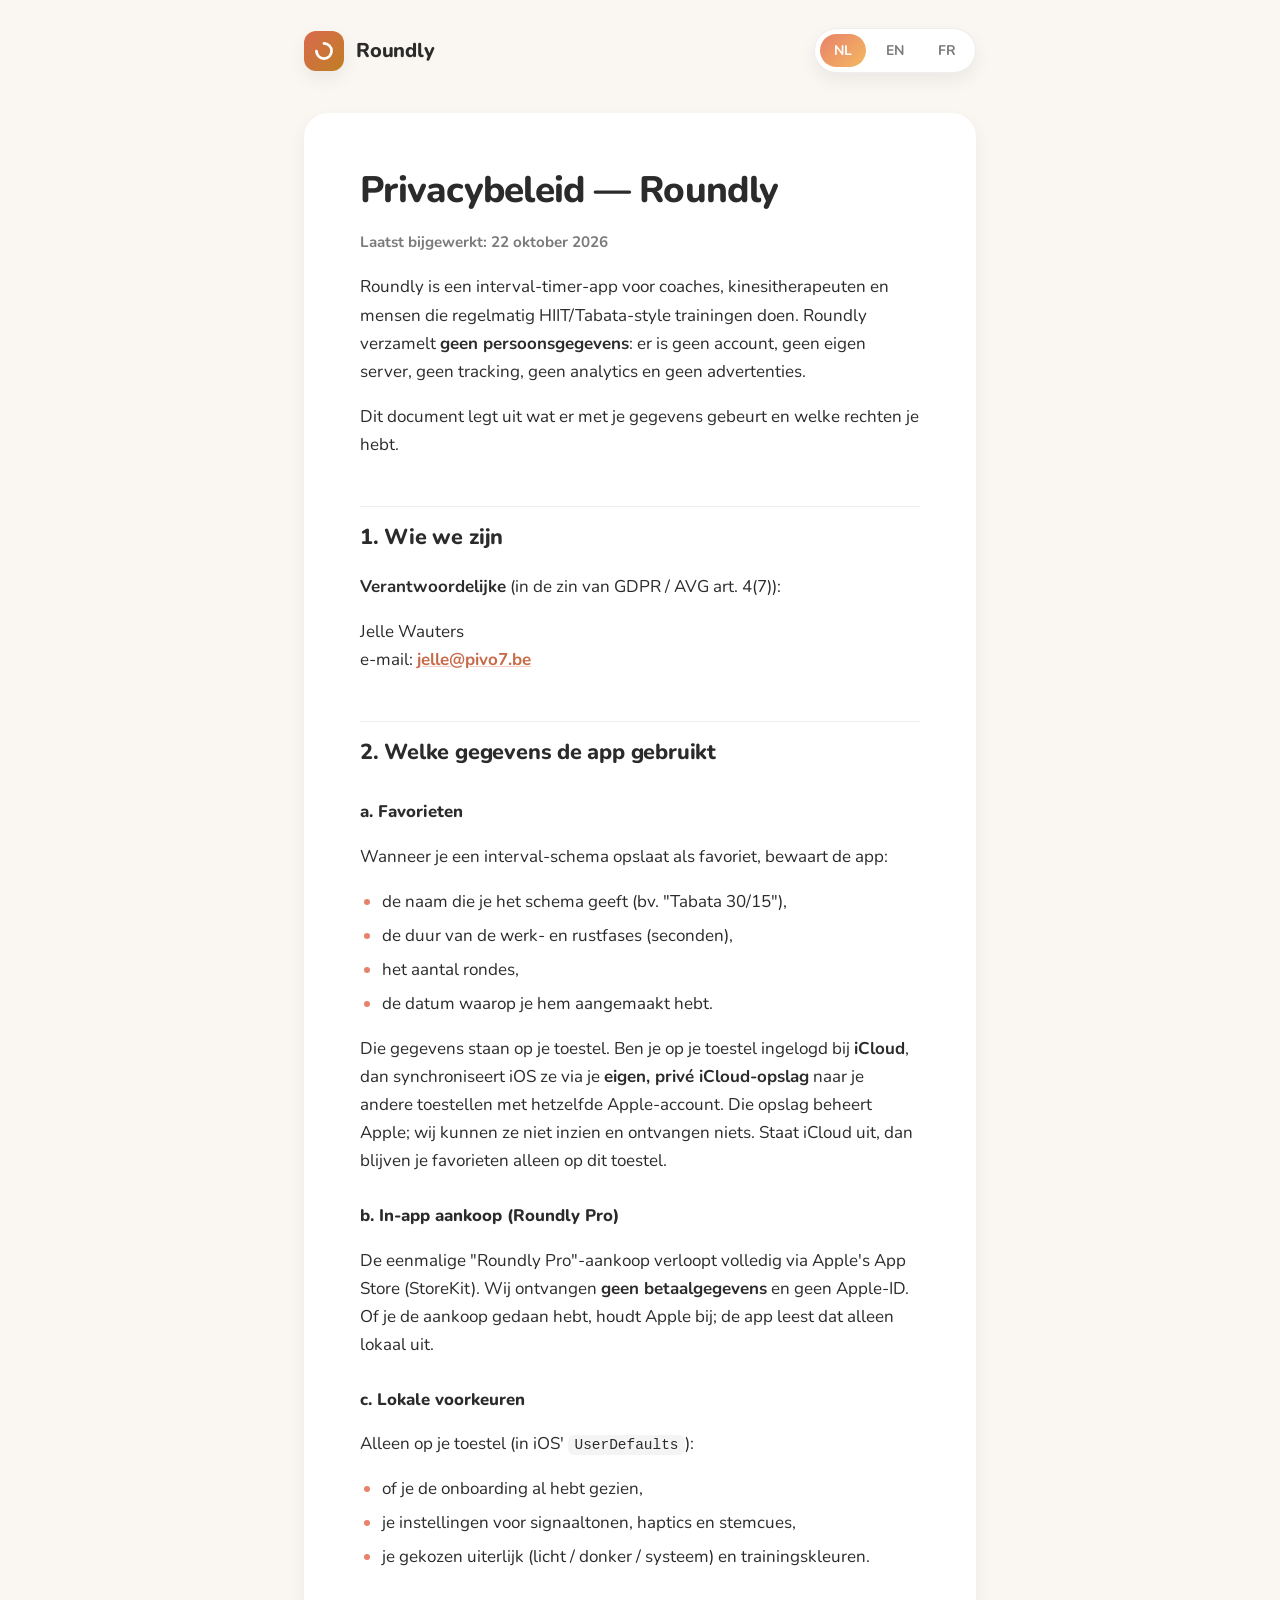
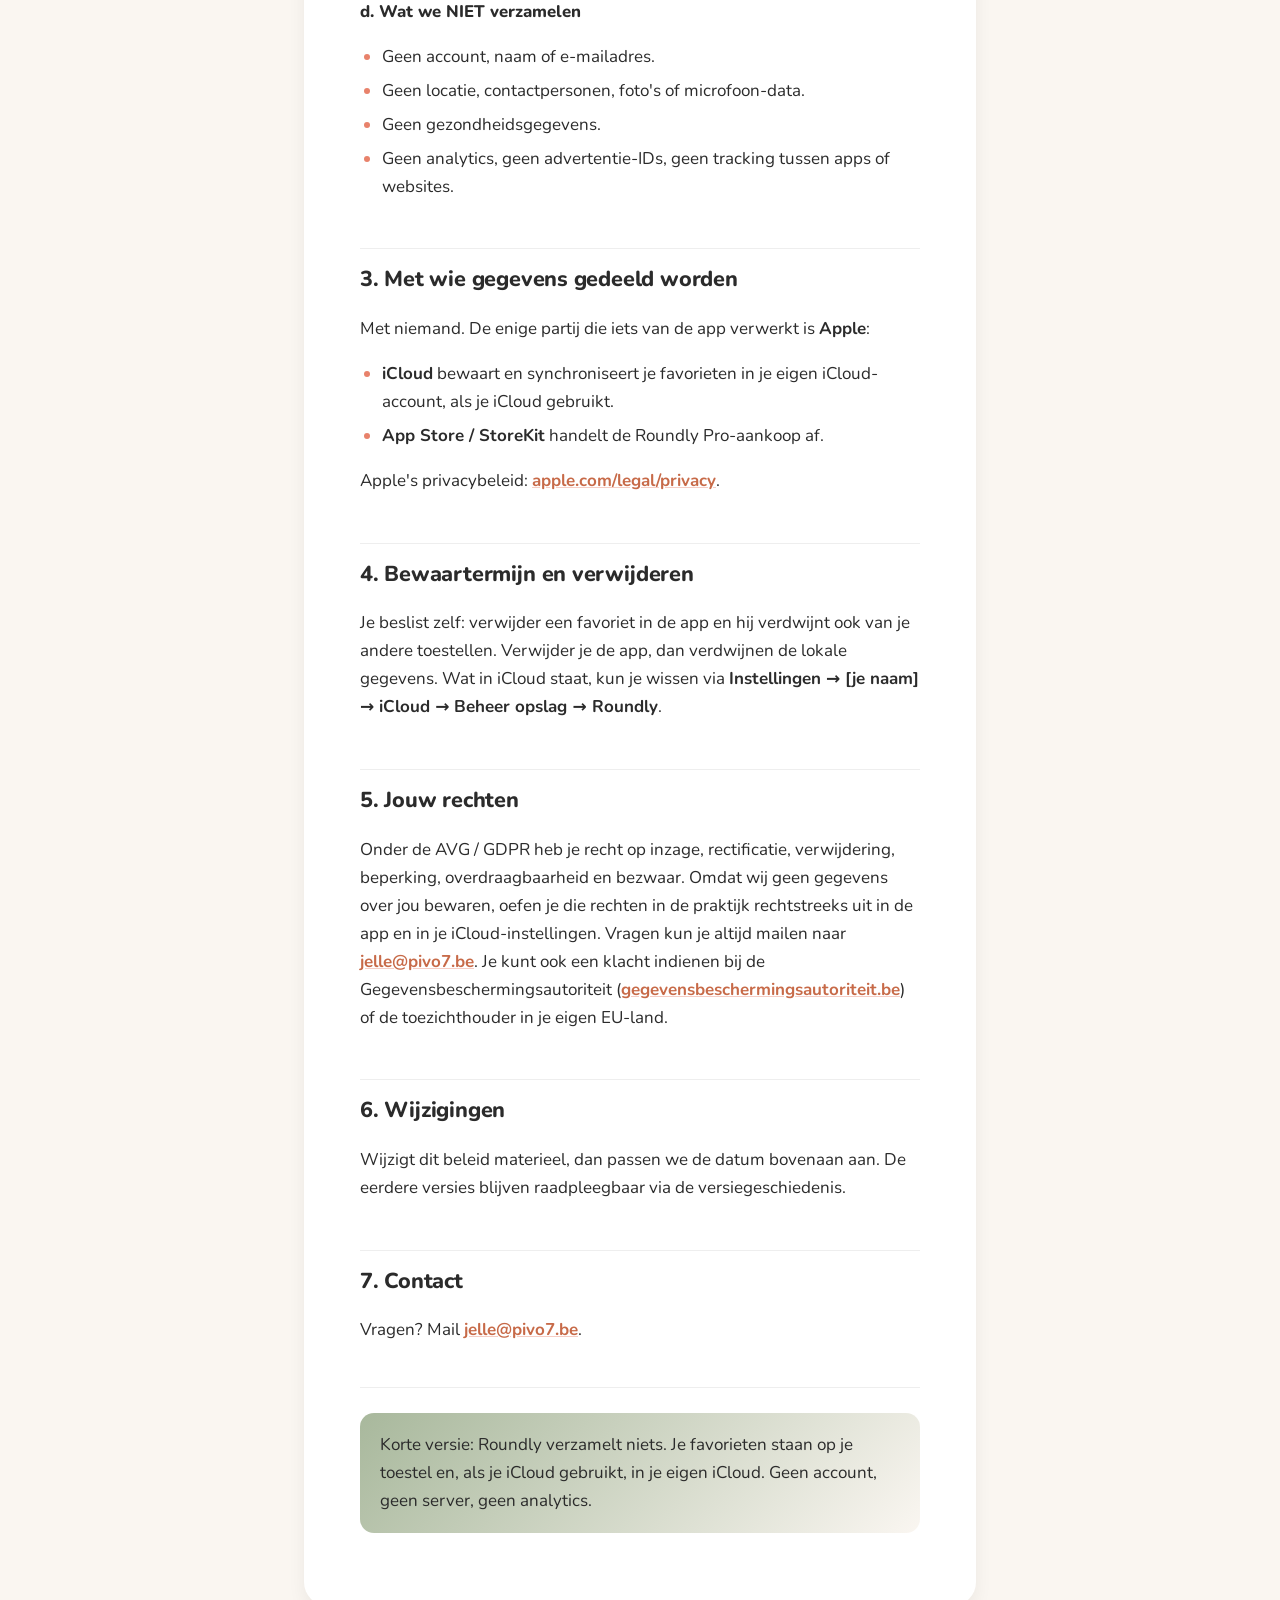
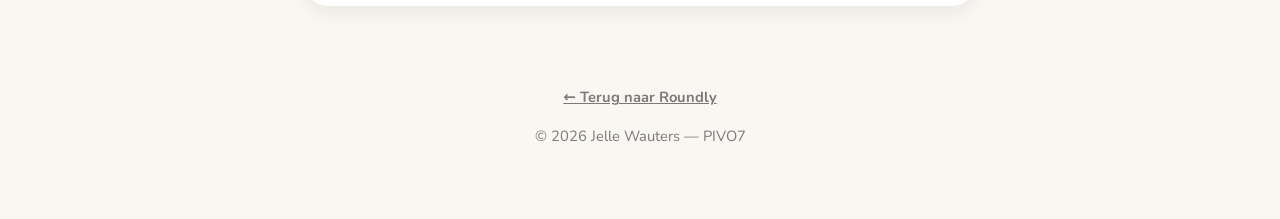
<file: docs/privacy-site/privacy-roundly-nl.html>
<!DOCTYPE html>
<html lang="nl">
<head>
<meta charset="utf-8">
<meta name="viewport" content="width=device-width, initial-scale=1">
<title>Privacybeleid — Roundly</title>
<meta name="robots" content="noindex">
<link rel="icon" href="data:image/svg+xml,%3Csvg xmlns='http://www.w3.org/2000/svg' viewBox='0 0 64 64'%3E%3Cdefs%3E%3ClinearGradient id='g' x1='0' y1='0' x2='1' y2='1'%3E%3Cstop offset='0' stop-color='%23D96A4E'/%3E%3Cstop offset='1' stop-color='%23C07E24'/%3E%3C/linearGradient%3E%3C/defs%3E%3Crect width='64' height='64' rx='16' fill='url(%23g)'/%3E%3Ccircle cx='32' cy='32' r='16' fill='none' stroke='white' stroke-width='5' stroke-linecap='round' stroke-dasharray='75 26' transform='rotate(-90 32 32)'/%3E%3C/svg%3E">
<link rel="preconnect" href="https://fonts.bunny.net" crossorigin>
<link rel="stylesheet" href="https://fonts.bunny.net/css?family=nunito:400,700,800&display=swap">
<link rel="stylesheet" href="styles.css">
</head>
<body>

<header class="site-header">
  <a class="brand" href="index.html">
    <span class="brand-mark" aria-hidden="true">
      <svg width="22" height="22" viewBox="0 0 64 64"><circle cx="32" cy="32" r="22" fill="none" stroke="white" stroke-width="8" stroke-linecap="round" stroke-dasharray="103 36" transform="rotate(-90 32 32)"/></svg>
    </span>
    Roundly
  </a>
  <nav class="lang-switch" aria-label="Taal / Language">
    <a href="privacy-roundly-nl.html" aria-current="page">NL</a>
    <a href="privacy-roundly-en.html">EN</a>
    <a href="privacy-roundly-fr.html">FR</a>
  </nav>
</header>

<main class="article">
<div class="article-card">
<h1>Privacybeleid — Roundly</h1>
<p><em>Laatst bijgewerkt: 22 oktober 2026</em></p>

<p>Roundly is een interval-timer-app voor coaches, kinesitherapeuten en mensen die regelmatig HIIT/Tabata-style trainingen doen. Roundly verzamelt <strong>geen persoonsgegevens</strong>: er is geen account, geen eigen server, geen tracking, geen analytics en geen advertenties.</p>

<p>Dit document legt uit wat er met je gegevens gebeurt en welke rechten je hebt.</p>

<h2>1. Wie we zijn</h2>
<p><strong>Verantwoordelijke</strong> (in de zin van GDPR / AVG art. 4(7)):</p>
<p>Jelle Wauters<br>e-mail: <a href="mailto:jelle@pivo7.be">jelle@pivo7.be</a></p>

<h2>2. Welke gegevens de app gebruikt</h2>

<h3>a. Favorieten</h3>
<p>Wanneer je een interval-schema opslaat als favoriet, bewaart de app:</p>
<ul>
  <li>de naam die je het schema geeft (bv. "Tabata 30/15"),</li>
  <li>de duur van de werk- en rustfases (seconden),</li>
  <li>het aantal rondes,</li>
  <li>de datum waarop je hem aangemaakt hebt.</li>
</ul>
<p>Die gegevens staan op je toestel. Ben je op je toestel ingelogd bij <strong>iCloud</strong>, dan synchroniseert iOS ze via je <strong>eigen, privé iCloud-opslag</strong> naar je andere toestellen met hetzelfde Apple-account. Die opslag beheert Apple; wij kunnen ze niet inzien en ontvangen niets. Staat iCloud uit, dan blijven je favorieten alleen op dit toestel.</p>

<h3>b. In-app aankoop (Roundly Pro)</h3>
<p>De eenmalige "Roundly Pro"-aankoop verloopt volledig via Apple's App Store (StoreKit). Wij ontvangen <strong>geen betaalgegevens</strong> en geen Apple-ID. Of je de aankoop gedaan hebt, houdt Apple bij; de app leest dat alleen lokaal uit.</p>

<h3>c. Lokale voorkeuren</h3>
<p>Alleen op je toestel (in iOS' <code>UserDefaults</code>):</p>
<ul>
  <li>of je de onboarding al hebt gezien,</li>
  <li>je instellingen voor signaaltonen, haptics en stemcues,</li>
  <li>je gekozen uiterlijk (licht / donker / systeem) en trainingskleuren.</li>
</ul>

<h3>d. Wat we NIET verzamelen</h3>
<ul>
  <li>Geen account, naam of e-mailadres.</li>
  <li>Geen locatie, contactpersonen, foto's of microfoon-data.</li>
  <li>Geen gezondheidsgegevens.</li>
  <li>Geen analytics, geen advertentie-IDs, geen tracking tussen apps of websites.</li>
</ul>

<h2>3. Met wie gegevens gedeeld worden</h2>
<p>Met niemand. De enige partij die iets van de app verwerkt is <strong>Apple</strong>:</p>
<ul>
  <li><strong>iCloud</strong> bewaart en synchroniseert je favorieten in je eigen iCloud-account, als je iCloud gebruikt.</li>
  <li><strong>App Store / StoreKit</strong> handelt de Roundly Pro-aankoop af.</li>
</ul>
<p>Apple's privacybeleid: <a href="https://www.apple.com/legal/privacy">apple.com/legal/privacy</a>.</p>

<h2>4. Bewaartermijn en verwijderen</h2>
<p>Je beslist zelf: verwijder een favoriet in de app en hij verdwijnt ook van je andere toestellen. Verwijder je de app, dan verdwijnen de lokale gegevens. Wat in iCloud staat, kun je wissen via <strong>Instellingen → [je naam] → iCloud → Beheer opslag → Roundly</strong>.</p>

<h2>5. Jouw rechten</h2>
<p>Onder de AVG / GDPR heb je recht op inzage, rectificatie, verwijdering, beperking, overdraagbaarheid en bezwaar. Omdat wij geen gegevens over jou bewaren, oefen je die rechten in de praktijk rechtstreeks uit in de app en in je iCloud-instellingen. Vragen kun je altijd mailen naar <a href="mailto:jelle@pivo7.be">jelle@pivo7.be</a>. Je kunt ook een klacht indienen bij de Gegevensbeschermingsautoriteit (<a href="https://www.gegevensbeschermingsautoriteit.be">gegevensbeschermingsautoriteit.be</a>) of de toezichthouder in je eigen EU-land.</p>

<h2>6. Wijzigingen</h2>
<p>Wijzigt dit beleid materieel, dan passen we de datum bovenaan aan. De eerdere versies blijven raadpleegbaar via de versiegeschiedenis.</p>

<h2>7. Contact</h2>
<p>Vragen? Mail <a href="mailto:jelle@pivo7.be">jelle@pivo7.be</a>.</p>

<hr>
<p><em>Korte versie: Roundly verzamelt niets. Je favorieten staan op je toestel en, als je iCloud gebruikt, in je eigen iCloud. Geen account, geen server, geen analytics.</em></p>
</div>
</main>

<footer class="site-footer">
  <p><a href="index.html">← Terug naar Roundly</a></p>
  <p>© 2026 Jelle Wauters — PIVO7</p>
</footer>

</body>
</html>
</file>
<file: docs/privacy-site/styles.css>
/* ============================================================
   Roundly — website styleguide
   Afgeleid van Interval/Theme/AppTheme.swift:
   coral #E8826B · amber #F4B860 · sage #A8B89C · cream #FAF6F1
   coralDeep #C76A48 · sageDeep #5B8071 · forestDeep #3D6353
   darkBg #1C1A18 · darkCard #2A2724
   Typografie: Nunito (web-equivalent van SF Rounded), ui-rounded fallback.
   ============================================================ */

:root {
  --coral: #E8826B;
  --coral-deep: #C76A48;
  --amber: #F4B860;
  --sage: #A8B89C;
  --sage-deep: #5B8071;
  --forest-deep: #3D6353;
  --cream: #FAF6F1;

  --bg: var(--cream);
  --card: #FFFFFF;
  --text: #2B2B2B;
  --text-secondary: #7A7A7A;
  --border: rgba(43, 43, 43, 0.08);
  --shadow: 0 8px 18px rgba(0, 0, 0, 0.06);
  --code-bg: rgba(43, 43, 43, 0.05);

  --radius: 24px;
  --radius-sm: 14px;

  --font: "Nunito", ui-rounded, "SF Pro Rounded", system-ui, "Segoe UI", sans-serif;

  --work-gradient: linear-gradient(135deg, var(--coral), var(--amber));
  /* App-icon / primary-button run: deeper coral→amber (matches AppTheme.buttonGradient) */
  --button-gradient: linear-gradient(135deg, #D96A4E, #C07E24);
  --rest-gradient: linear-gradient(135deg, var(--sage), var(--cream));
  --deep-gradient: linear-gradient(160deg, var(--coral) 0%, var(--coral-deep) 100%);
}

@media (prefers-color-scheme: dark) {
  :root {
    --bg: #1C1A18;
    --card: #2A2724;
    --text: #F5F5F5;
    --text-secondary: #A6A6A6;
    --border: rgba(255, 255, 255, 0.09);
    --shadow: 0 8px 18px rgba(0, 0, 0, 0.35);
    --code-bg: rgba(255, 255, 255, 0.08);
    --rest-gradient: linear-gradient(135deg, var(--sage-deep), #2A2724);
  }
}

* { box-sizing: border-box; }

html { scroll-behavior: smooth; }

body {
  margin: 0;
  background: var(--bg);
  color: var(--text);
  font-family: var(--font);
  font-size: 17px;
  line-height: 1.65;
  -webkit-font-smoothing: antialiased;
  text-rendering: optimizeLegibility;
}

/* ---------- Header ---------- */

.site-header {
  max-width: 720px;
  margin: 0 auto;
  padding: 28px 24px 0;
  display: flex;
  align-items: center;
  justify-content: space-between;
  gap: 16px;
  flex-wrap: wrap;
}

.brand {
  display: inline-flex;
  align-items: center;
  gap: 12px;
  text-decoration: none;
  color: var(--text);
  font-weight: 800;
  font-size: 20px;
  letter-spacing: -0.01em;
}

.brand-mark {
  width: 40px;
  height: 40px;
  border-radius: 12px;
  background: var(--button-gradient);
  box-shadow: var(--shadow);
  display: grid;
  place-items: center;
  flex: none;
}

.brand-mark svg { display: block; }

/* Taal-pills, zoals de segmented controls in de app */
.lang-switch {
  display: inline-flex;
  gap: 6px;
  background: var(--card);
  border: 1px solid var(--border);
  border-radius: 999px;
  padding: 5px;
  box-shadow: var(--shadow);
}

.lang-switch a {
  display: inline-block;
  padding: 5px 14px;
  border-radius: 999px;
  text-decoration: none;
  color: var(--text-secondary);
  font-weight: 700;
  font-size: 14px;
  transition: color 0.15s ease, background 0.15s ease;
}

.lang-switch a:hover { color: var(--text); }

.lang-switch a[aria-current="page"] {
  background: var(--work-gradient);
  color: #fff;
}

/* ---------- Landing ---------- */

.hero {
  max-width: 960px;
  margin: 0 auto;
  padding: 72px 24px 48px;
  display: grid;
  grid-template-columns: 1.15fr 0.85fr;
  gap: 48px;
  align-items: center;
}

.hero h1 {
  font-size: clamp(2.4rem, 5.5vw, 3.6rem);
  line-height: 1.08;
  font-weight: 800;
  letter-spacing: -0.02em;
  margin: 0 0 20px;
}

.hero h1 .accent {
  background: var(--work-gradient);
  -webkit-background-clip: text;
  background-clip: text;
  color: transparent;
}

.hero .lede {
  font-size: 1.2rem;
  color: var(--text-secondary);
  margin: 0 0 32px;
  max-width: 34em;
}

.cta-row { display: flex; gap: 14px; flex-wrap: wrap; align-items: center; }

.btn {
  display: inline-block;
  padding: 14px 28px;
  border-radius: 999px;
  font-weight: 800;
  font-size: 16px;
  text-decoration: none;
  transition: transform 0.15s ease, box-shadow 0.15s ease;
}

.btn-primary {
  background: var(--work-gradient);
  color: #fff;
  box-shadow: 0 10px 24px rgba(232, 130, 107, 0.35);
}

.btn-primary:hover { transform: translateY(-2px); box-shadow: 0 14px 30px rgba(232, 130, 107, 0.45); }

.btn-ghost {
  color: var(--text);
  border: 1.5px solid var(--border);
  background: var(--card);
}

.btn-ghost:hover { transform: translateY(-2px); box-shadow: var(--shadow); }

/* Timer-visual: het actieve workout-scherm in miniatuur */
.phone {
  border-radius: 44px;
  background: var(--deep-gradient);
  aspect-ratio: 9 / 17;
  max-width: 300px;
  width: 100%;
  margin: 0 auto;
  box-shadow: 0 30px 60px rgba(199, 106, 72, 0.35), var(--shadow);
  display: flex;
  flex-direction: column;
  align-items: center;
  justify-content: center;
  gap: 18px;
  color: #fff;
  position: relative;
  overflow: hidden;
}

.phone::before {
  content: "";
  position: absolute;
  inset: 0;
  background: radial-gradient(120% 60% at 50% 0%, rgba(255, 255, 255, 0.18), transparent 60%);
}

.phone .phase {
  font-size: 14px;
  font-weight: 800;
  letter-spacing: 0.28em;
  text-transform: uppercase;
  opacity: 0.9;
}

.phone .ring {
  width: 190px;
  height: 190px;
  border-radius: 50%;
  display: grid;
  place-items: center;
  background:
    radial-gradient(closest-side, var(--coral-deep) 84%, transparent 85% 100%),
    conic-gradient(#fff 0deg 252deg, rgba(255, 255, 255, 0.25) 252deg 360deg);
}

.phone .time {
  font-size: 52px;
  font-weight: 800;
  font-variant-numeric: tabular-nums;
  letter-spacing: -0.01em;
}

.phone .round {
  font-size: 15px;
  font-weight: 700;
  opacity: 0.85;
}

/* ---------- Secties & kaarten ---------- */

.section {
  max-width: 960px;
  margin: 0 auto;
  padding: 48px 24px;
}

.section > h2 {
  font-size: 1.9rem;
  font-weight: 800;
  letter-spacing: -0.015em;
  margin: 0 0 28px;
}

.cards {
  display: grid;
  grid-template-columns: repeat(3, 1fr);
  gap: 20px;
}

.card {
  background: var(--card);
  border-radius: var(--radius);
  box-shadow: var(--shadow);
  padding: 26px 24px;
}

.card .icon {
  width: 46px;
  height: 46px;
  border-radius: 14px;
  display: grid;
  place-items: center;
  margin-bottom: 16px;
  font-size: 22px;
  background: var(--rest-gradient);
}

.card:nth-child(3n + 1) .icon { background: var(--work-gradient); }
.card:nth-child(3n) .icon { background: linear-gradient(135deg, var(--sage-deep), var(--forest-deep)); }

.card h3 { margin: 0 0 8px; font-size: 1.08rem; font-weight: 800; }
.card p { margin: 0; color: var(--text-secondary); font-size: 0.98rem; }

/* Pro-banner: amber, éénmalige aankoop */
.pro-banner {
  border-radius: var(--radius);
  background: linear-gradient(135deg, var(--amber), var(--coral));
  color: #fff;
  padding: 40px 36px;
  display: flex;
  align-items: center;
  justify-content: space-between;
  gap: 24px;
  flex-wrap: wrap;
  box-shadow: 0 18px 40px rgba(244, 184, 96, 0.35);
}

.pro-banner h2 { margin: 0 0 6px; font-size: 1.6rem; font-weight: 800; }
.pro-banner p { margin: 0; opacity: 0.95; max-width: 40em; }

.pro-banner .badge {
  flex: none;
  background: rgba(255, 255, 255, 0.22);
  border-radius: 999px;
  padding: 10px 22px;
  font-weight: 800;
  white-space: nowrap;
}

/* ---------- Privacy-artikel ---------- */

.article {
  max-width: 720px;
  margin: 0 auto;
  padding: 40px 24px 24px;
}

.article-card {
  background: var(--card);
  border-radius: var(--radius);
  box-shadow: var(--shadow);
  padding: clamp(28px, 5vw, 56px);
}

.article h1 {
  font-size: clamp(1.7rem, 4vw, 2.3rem);
  font-weight: 800;
  letter-spacing: -0.02em;
  line-height: 1.15;
  margin: 0 0 6px;
}

.article h1 + p em {
  color: var(--text-secondary);
  font-style: normal;
  font-weight: 700;
  font-size: 0.95rem;
}

.article h2 {
  font-size: 1.35rem;
  font-weight: 800;
  letter-spacing: -0.01em;
  margin: 2.2em 0 0.6em;
  padding-top: 0.6em;
  border-top: 1px solid var(--border);
}

.article h3 { font-size: 1.05rem; font-weight: 800; margin: 1.6em 0 0.4em; }

.article p, .article li { color: var(--text); }
.article ul { padding-left: 1.3em; }
.article li { margin-bottom: 0.35em; }
.article li::marker { color: var(--coral); }

.article a { color: var(--coral-deep); font-weight: 700; text-decoration-color: rgba(232, 130, 107, 0.4); }
.article a:hover { text-decoration-color: var(--coral-deep); }
@media (prefers-color-scheme: dark) {
  .article a { color: var(--coral); }
}

.article code {
  font-family: ui-monospace, "SF Mono", Menlo, monospace;
  font-size: 0.85em;
  background: var(--code-bg);
  border-radius: 6px;
  padding: 0.15em 0.45em;
}

.article table {
  width: 100%;
  border-collapse: separate;
  border-spacing: 0;
  margin: 1em 0;
  font-size: 0.95rem;
  border: 1px solid var(--border);
  border-radius: var(--radius-sm);
  overflow: hidden;
}

.article th {
  text-align: left;
  background: var(--rest-gradient);
  font-weight: 800;
  padding: 10px 14px;
}

.article td {
  padding: 10px 14px;
  border-top: 1px solid var(--border);
  vertical-align: top;
}

.article hr { border: none; border-top: 1px solid var(--border); margin: 2.5em 0 1.5em; }

/* De "korte versie" onderaan het beleid */
.article hr + p em,
.article hr + p {
  display: block;
  font-style: normal;
  background: var(--rest-gradient);
  border-radius: var(--radius-sm);
  padding: 18px 20px;
  color: var(--text);
}
.article hr + p em { padding: 0; background: none; border-radius: 0; }

/* ---------- Footer ---------- */

.site-footer {
  max-width: 960px;
  margin: 0 auto;
  padding: 40px 24px 56px;
  text-align: center;
  color: var(--text-secondary);
  font-size: 0.92rem;
}

.site-footer a { color: inherit; font-weight: 700; }
.site-footer a:hover { color: var(--coral-deep); }
.site-footer .links { display: flex; gap: 18px; justify-content: center; flex-wrap: wrap; margin-bottom: 12px; }

/* ---------- Responsief ---------- */

@media (max-width: 820px) {
  .hero { grid-template-columns: 1fr; padding-top: 48px; text-align: center; }
  .hero .lede { margin-inline: auto; }
  .cta-row { justify-content: center; }
  .phone { max-width: 250px; }
  .cards { grid-template-columns: 1fr 1fr; }
}

@media (max-width: 540px) {
  .cards { grid-template-columns: 1fr; }
  .pro-banner { flex-direction: column; text-align: center; }
}

@media (prefers-reduced-motion: reduce) {
  html { scroll-behavior: auto; }
  .btn, .lang-switch a { transition: none; }
}
</file>
